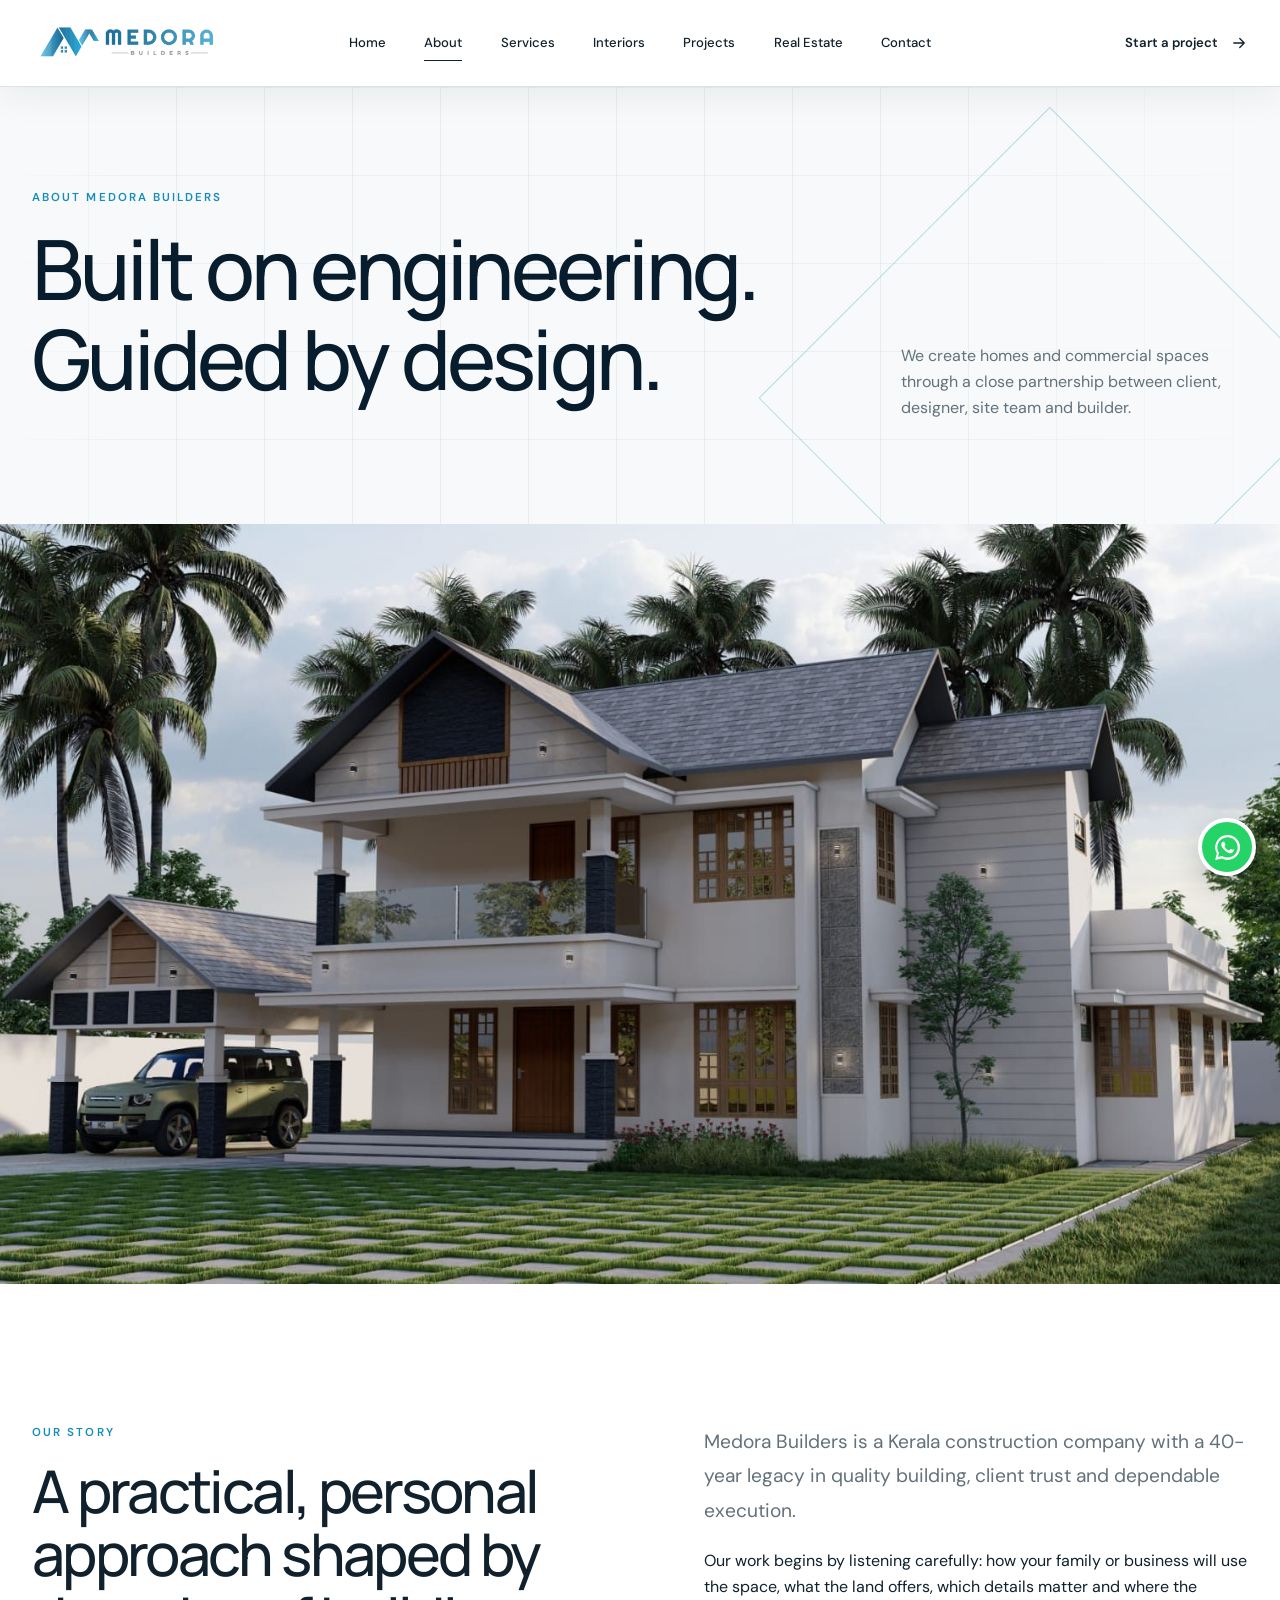
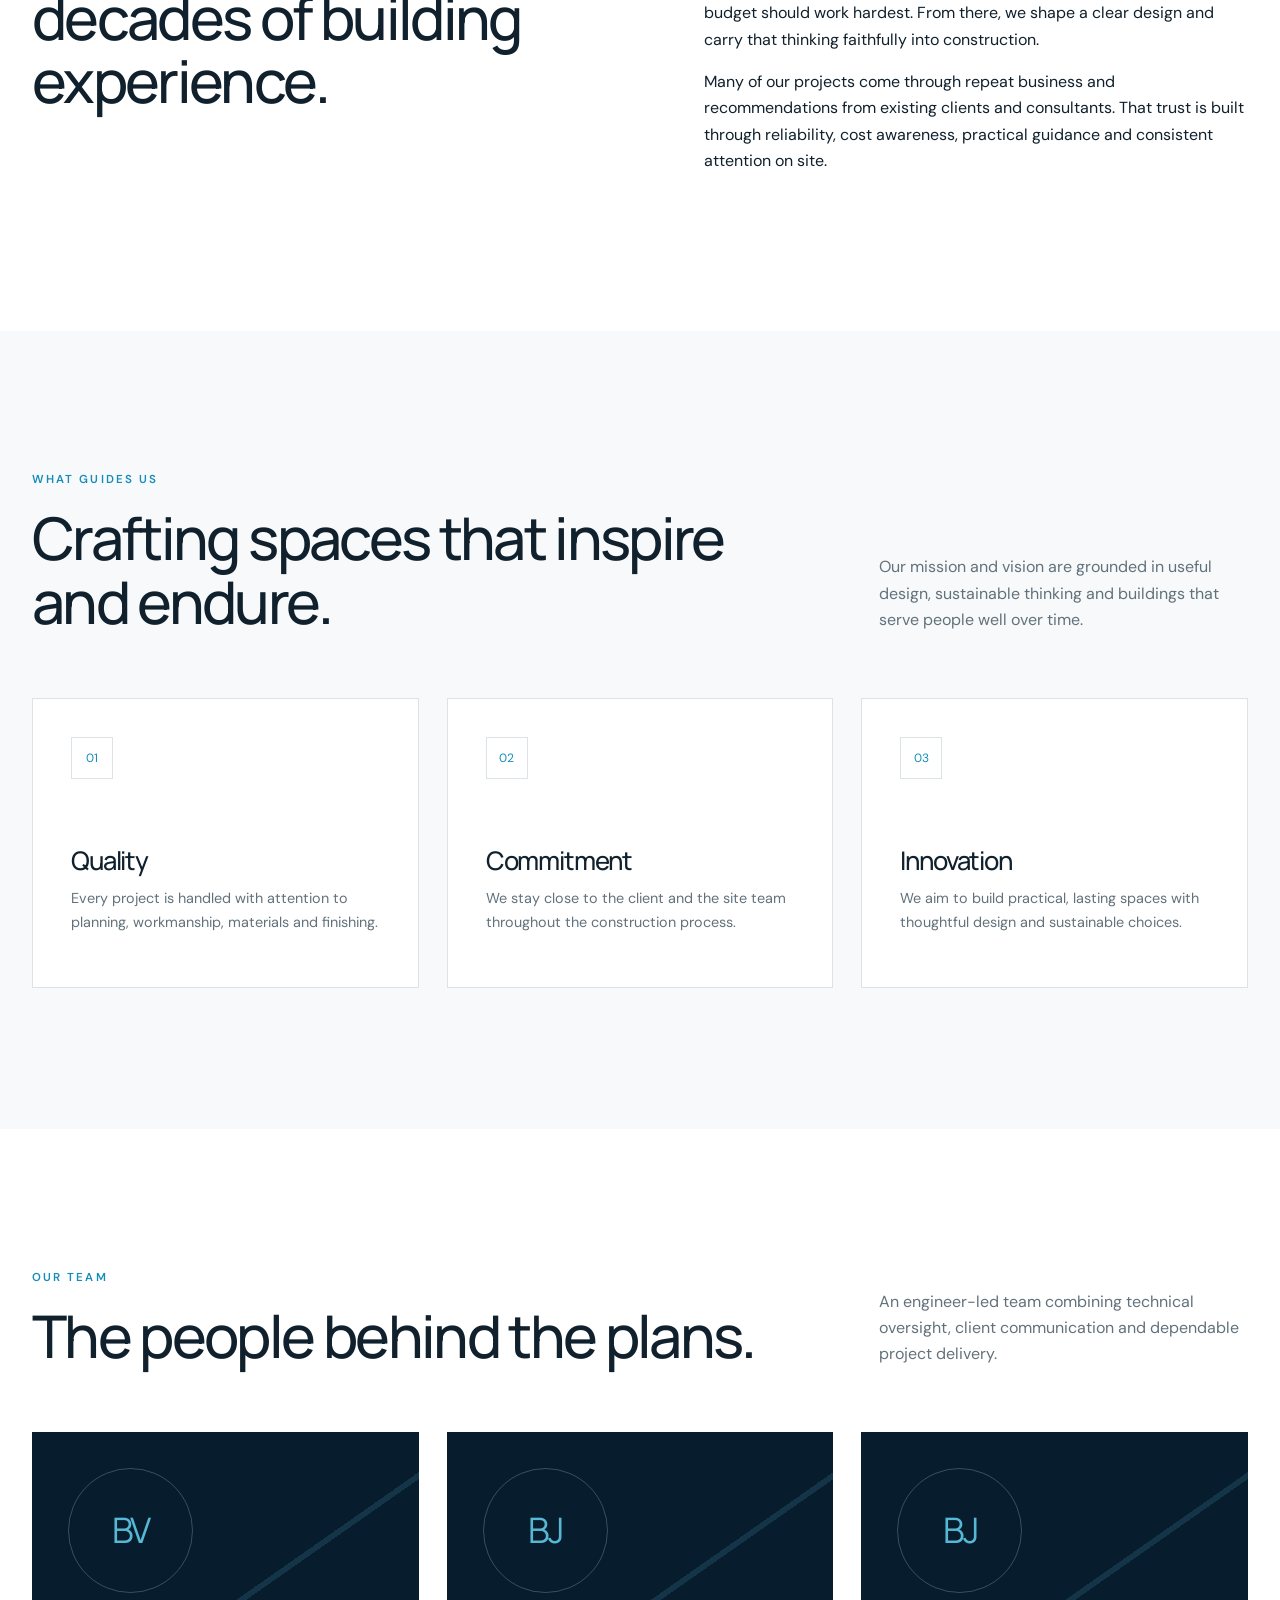
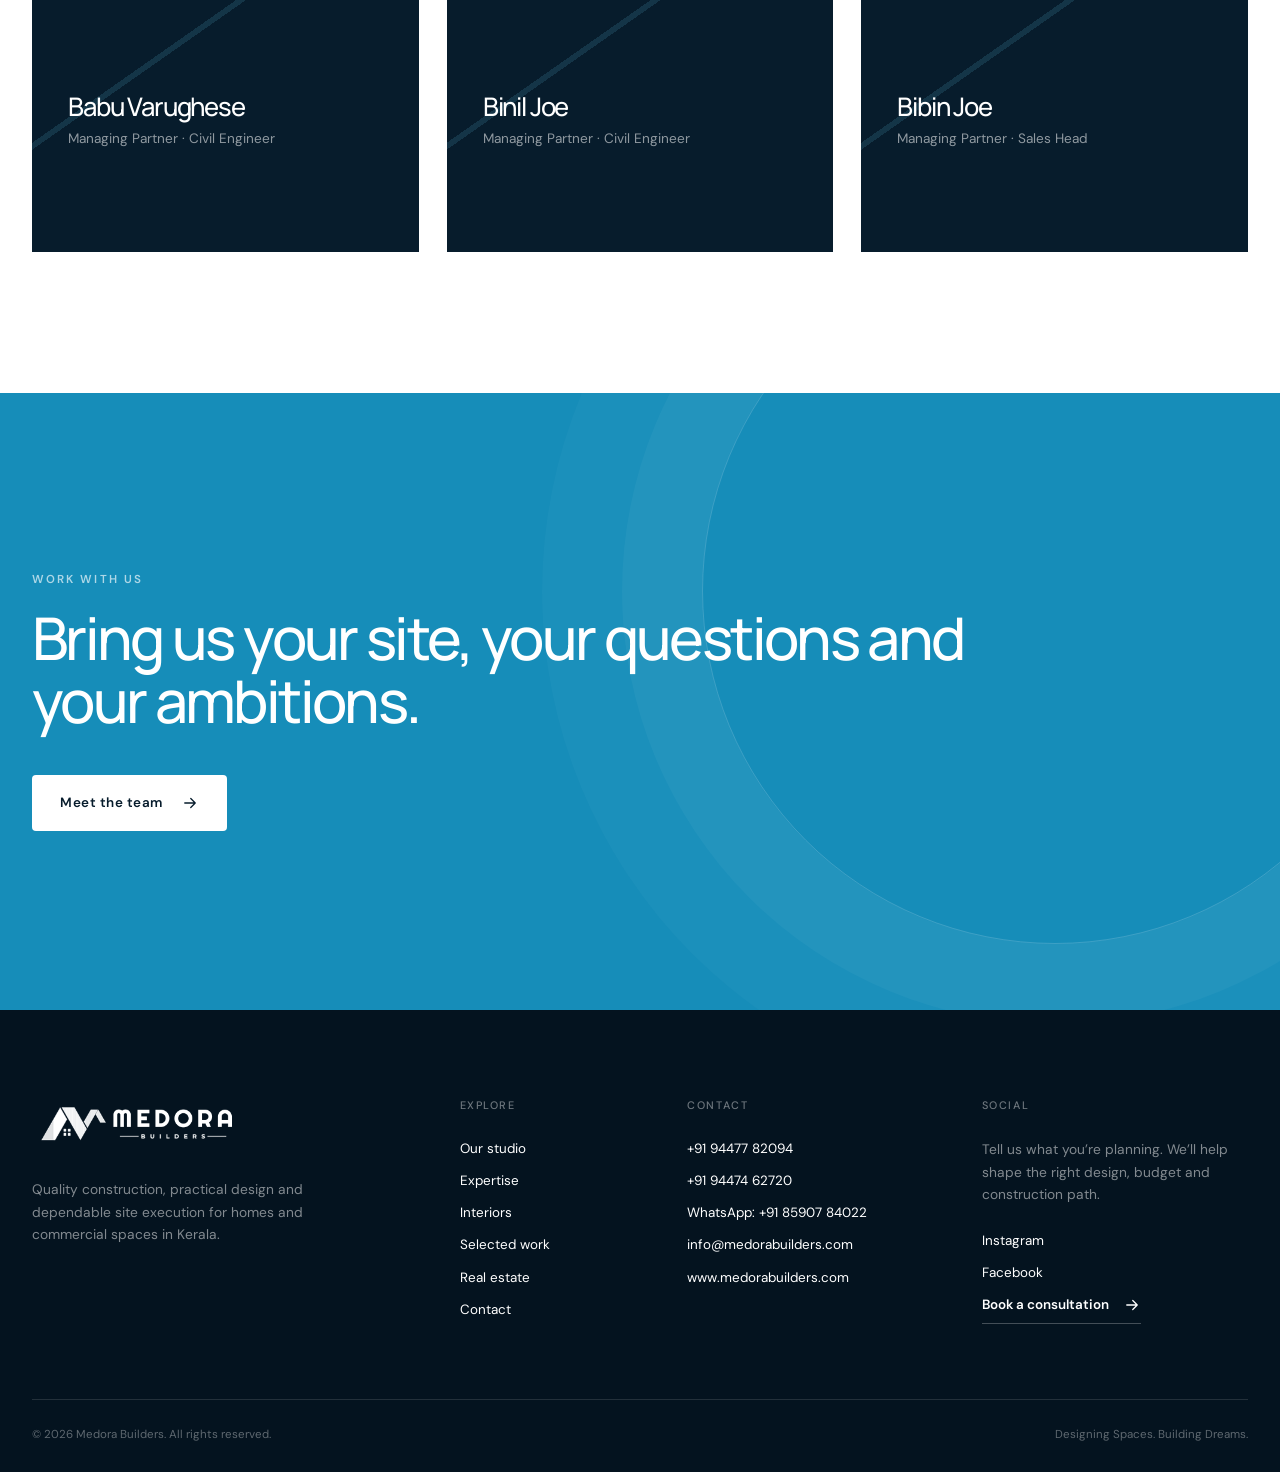
<file: about.html>
<!DOCTYPE html>
<html lang="en">
  <head>
    <meta charset="utf-8">
    <meta name="viewport" content="width=device-width, initial-scale=1">
    <title>About Medora Builders | Engineer-Led Building Studio</title>
    <meta name="description" content="Meet the civil engineers and project team behind Medora Builders, a Kerala architecture and construction studio.">
    <meta name="theme-color" content="#071c2c">
    <link rel="canonical" href="https://medorabuilders.com/about.html">
    <link rel="icon" href="assets/images/favicon.png" type="image/png">
    <link rel="stylesheet" href="assets/css/styles.css">
    <script src="assets/js/projects-data.js" defer></script>
    <script src="assets/js/app.js" defer></script>
  </head>
  <body class="inner-page" data-page="about">
    <div data-site-header></div>
    <main>
      <section class="page-hero">
        <div class="container page-hero-grid">
          <div>
            <p class="section-kicker">About Medora Builders</p>
            <h1>Built on engineering. Guided by design.</h1>
          </div>
          <p>We create homes and commercial spaces through a close partnership between client, designer, site team and builder.</p>
        </div>
      </section>

      <div class="wide-image">
        <img src="assets/images/medora-classic-villa-render.jpg" alt="Villa design by Medora Builders">
      </div>

      <section class="section">
        <div class="container story-grid">
          <div data-reveal>
            <p class="section-kicker">Our story</p>
            <h2>A practical, personal approach shaped by decades of building experience.</h2>
          </div>
          <div data-reveal>
            <p class="large-copy">Medora Builders is a Kerala construction company with a 40-year legacy in quality building, client trust and dependable execution.</p>
            <p>Our work begins by listening carefully: how your family or business will use the space, what the land offers, which details matter and where the budget should work hardest. From there, we shape a clear design and carry that thinking faithfully into construction.</p>
            <p>Many of our projects come through repeat business and recommendations from existing clients and consultants. That trust is built through reliability, cost awareness, practical guidance and consistent attention on site.</p>
          </div>
        </div>
      </section>

      <section class="section section-soft">
        <div class="container">
          <div class="section-heading inline-heading" data-reveal>
            <div><p class="section-kicker">What guides us</p><h2>Crafting spaces that inspire and endure.</h2></div>
            <p>Our mission and vision are grounded in useful design, sustainable thinking and buildings that serve people well over time.</p>
          </div>
          <div class="values-grid">
            <article class="value-card" data-reveal><span>01</span><h3>Quality</h3><p>Every project is handled with attention to planning, workmanship, materials and finishing.</p></article>
            <article class="value-card" data-reveal><span>02</span><h3>Commitment</h3><p>We stay close to the client and the site team throughout the construction process.</p></article>
            <article class="value-card" data-reveal><span>03</span><h3>Innovation</h3><p>We aim to build practical, lasting spaces with thoughtful design and sustainable choices.</p></article>
          </div>
        </div>
      </section>

      <section class="section">
        <div class="container">
          <div class="section-heading inline-heading" data-reveal>
            <div><p class="section-kicker">Our team</p><h2>The people behind the plans.</h2></div>
            <p>An engineer-led team combining technical oversight, client communication and dependable project delivery.</p>
          </div>
          <div class="team-grid">
            <article class="team-card" data-reveal><div class="team-monogram">BV</div><h3>Babu Varughese</h3><p>Managing Partner · Civil Engineer</p></article>
            <article class="team-card" data-reveal><div class="team-monogram">BJ</div><h3>Binil Joe</h3><p>Managing Partner · Civil Engineer</p></article>
            <article class="team-card" data-reveal><div class="team-monogram">BJ</div><h3>Bibin Joe</h3><p>Managing Partner · Sales Head</p></article>
          </div>
        </div>
      </section>

      <section class="contact-banner">
        <div class="container" data-reveal>
          <p class="section-kicker light">Work with us</p>
          <h2>Bring us your site, your questions and your ambitions.</h2>
          <a class="button button-light" href="contact.html">Meet the team
            <svg viewBox="0 0 24 24" aria-hidden="true"><path d="M5 12h14M13 6l6 6-6 6"/></svg>
          </a>
        </div>
      </section>
    </main>
    <div data-site-footer></div>
  </body>
</html>
</file>
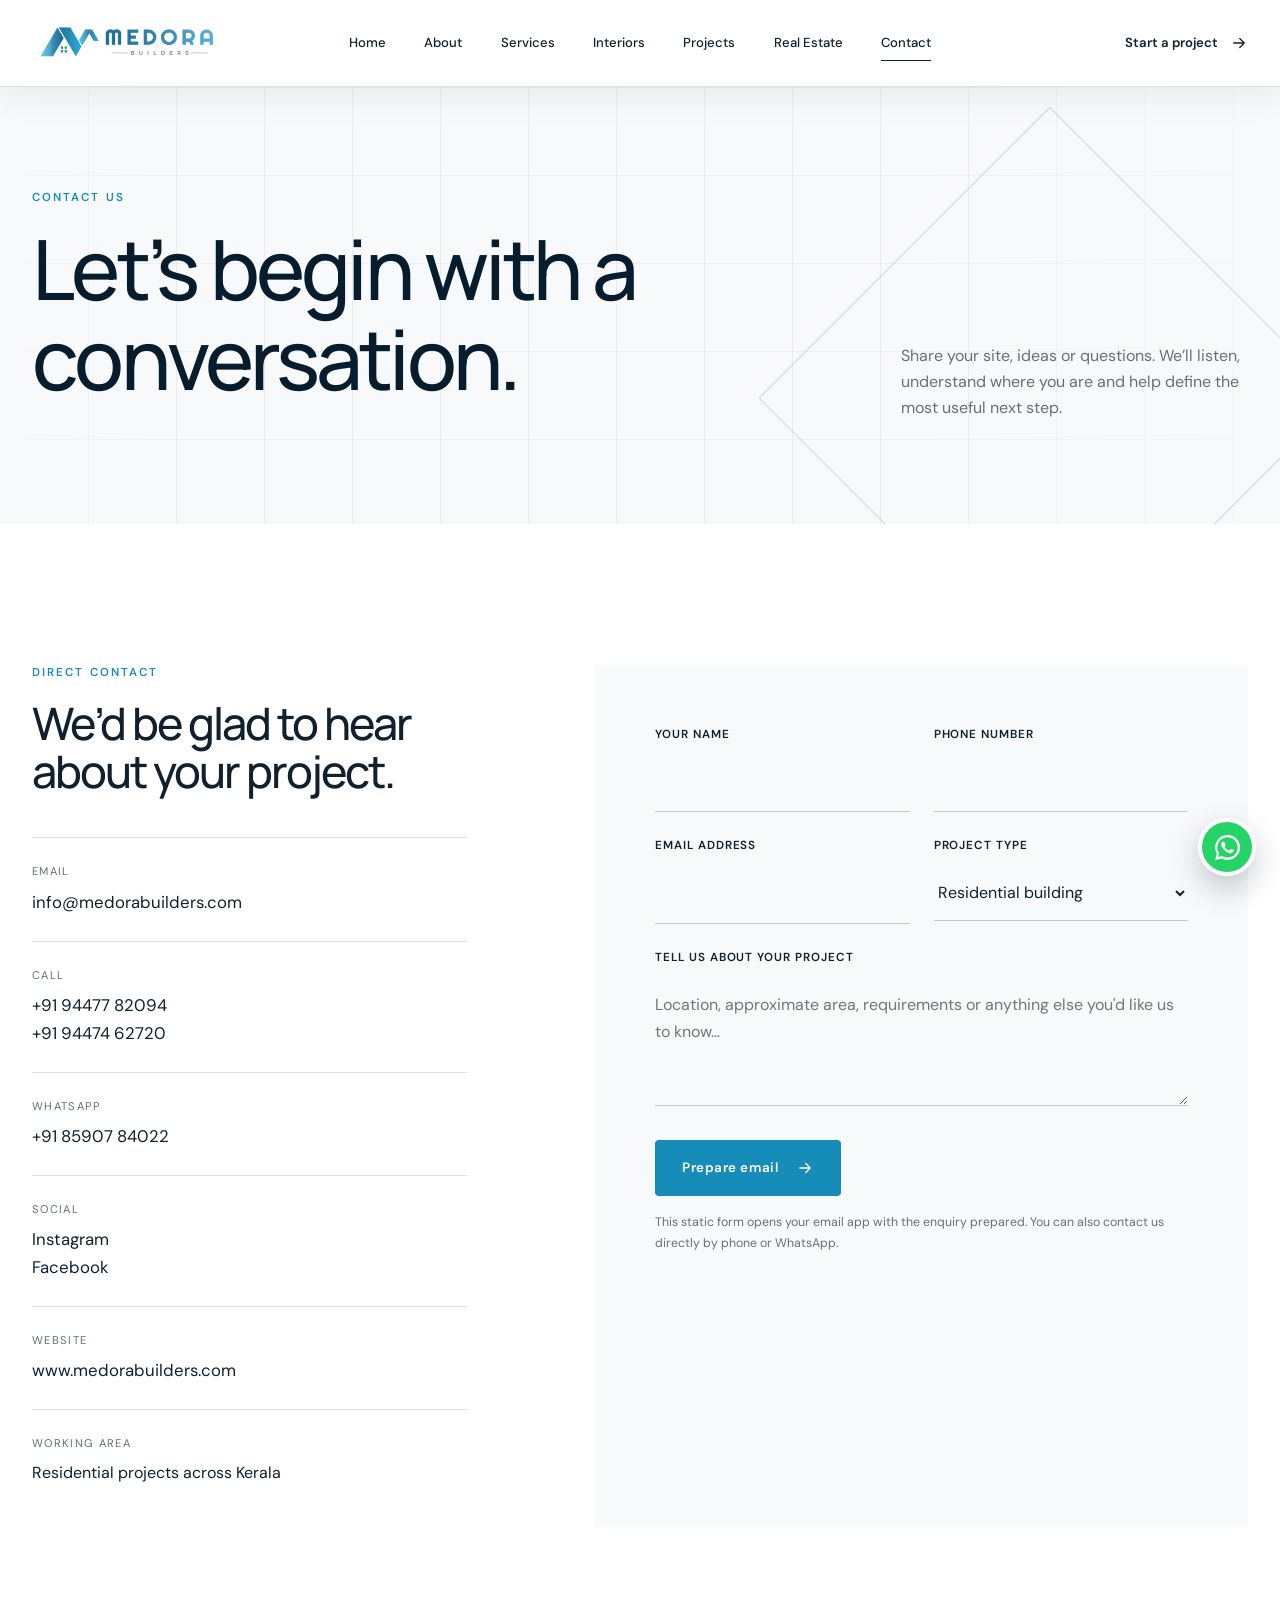
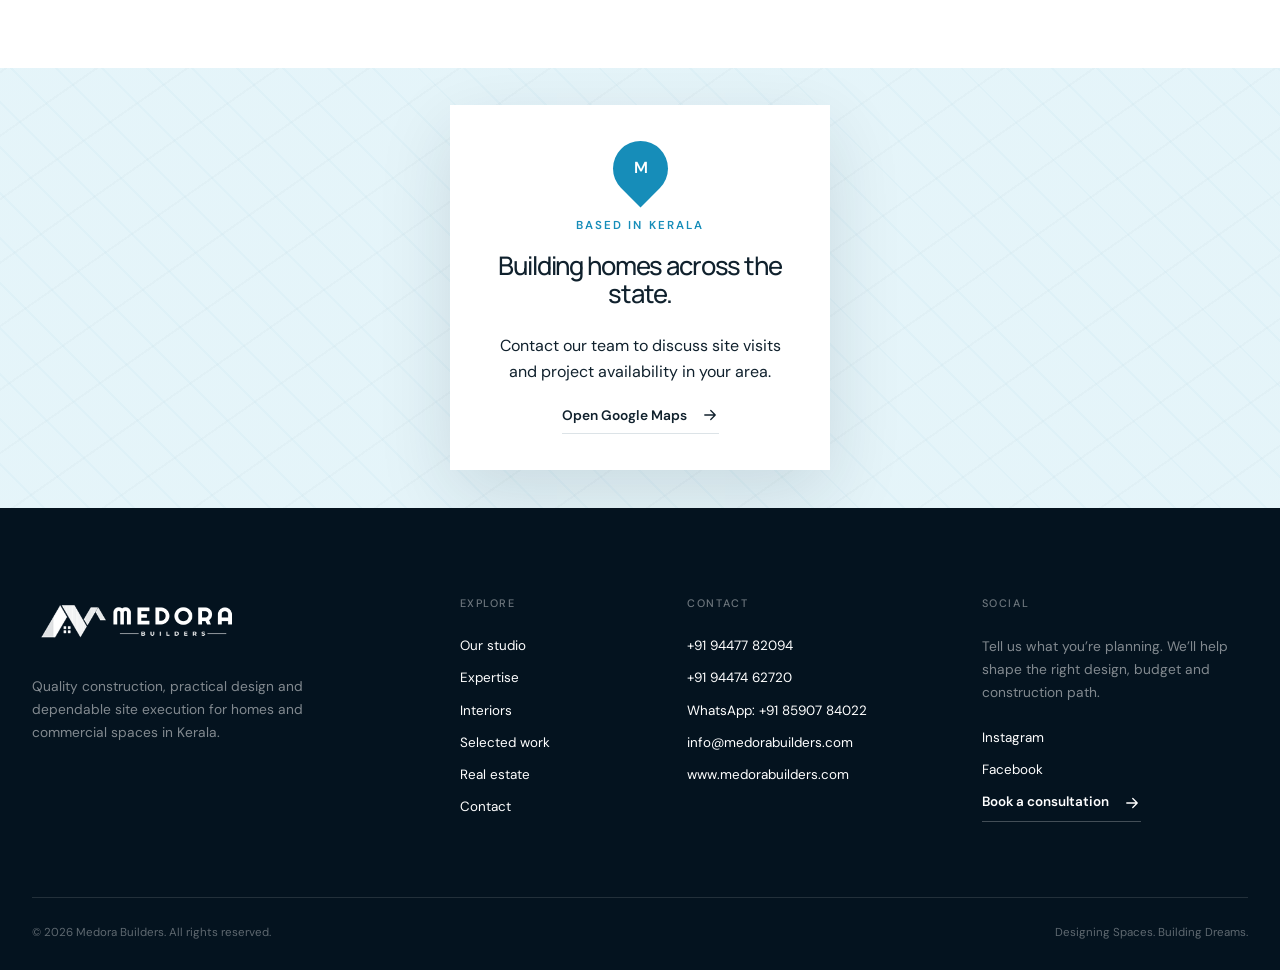
<file: contact.html>
<!DOCTYPE html>
<html lang="en">
  <head>
    <meta charset="utf-8">
    <meta name="viewport" content="width=device-width, initial-scale=1">
    <title>Contact Medora Builders | Start Your Project</title>
    <meta name="description" content="Contact Medora Builders to discuss architecture, construction, renovation or project management for your Kerala home.">
    <meta name="theme-color" content="#071c2c">
    <link rel="canonical" href="https://medorabuilders.com/contact.html">
    <link rel="icon" href="assets/images/favicon.png" type="image/png">
    <link rel="stylesheet" href="assets/css/styles.css">
    <script src="assets/js/projects-data.js" defer></script>
    <script src="assets/js/app.js" defer></script>
  </head>
  <body class="inner-page" data-page="contact">
    <div data-site-header></div>
    <main>
      <section class="page-hero">
        <div class="container page-hero-grid">
          <div><p class="section-kicker">Contact us</p><h1>Let’s begin with a conversation.</h1></div>
          <p>Share your site, ideas or questions. We’ll listen, understand where you are and help define the most useful next step.</p>
        </div>
      </section>

      <section class="section">
        <div class="container contact-layout">
          <div class="contact-details" data-reveal>
            <p class="section-kicker">Direct contact</p>
            <h2>We’d be glad to hear about your project.</h2>
            <div class="contact-group"><span>Email</span><a href="mailto:info@medorabuilders.com">info@medorabuilders.com</a></div>
            <div class="contact-group"><span>Call</span><a href="tel:+919447782094">+91&nbsp;94477&nbsp;82094</a><a href="tel:+919447462720">+91&nbsp;94474&nbsp;62720</a></div>
            <div class="contact-group"><span>WhatsApp</span><a href="https://wa.me/918590784022" target="_blank" rel="noopener">+91&nbsp;85907&nbsp;84022</a></div>
            <div class="contact-group"><span>Social</span><a href="https://www.instagram.com/medora_builders/" target="_blank" rel="noopener">Instagram</a><a href="https://www.facebook.com/Medora.Builders/" target="_blank" rel="noopener">Facebook</a></div>
            <div class="contact-group"><span>Website</span><a href="https://medorabuilders.com/" target="_blank" rel="noopener">www.medorabuilders.com</a></div>
            <div class="contact-group"><span>Working area</span><p>Residential projects across Kerala</p></div>
          </div>

          <form class="contact-form" data-contact-form data-reveal>
            <div class="form-grid">
              <div class="field"><label for="name">Your name</label><input id="name" name="name" type="text" autocomplete="name" required></div>
              <div class="field"><label for="phone">Phone number</label><input id="phone" name="phone" type="tel" autocomplete="tel" required></div>
              <div class="field"><label for="email">Email address</label><input id="email" name="email" type="email" autocomplete="email" required></div>
              <div class="field"><label for="project">Project type</label><select id="project" name="project"><option>Residential building</option><option>Commercial building</option><option>Turnkey project</option><option>Architectural drawings and design</option><option>Interior design and work</option><option>Real estate enquiry</option><option>Renovation or site work</option></select></div>
              <div class="field field-full"><label for="message">Tell us about your project</label><textarea id="message" name="message" placeholder="Location, approximate area, requirements or anything else you'd like us to know…" required></textarea></div>
            </div>
            <button class="button button-primary" type="submit">Prepare email
              <svg viewBox="0 0 24 24" aria-hidden="true"><path d="M5 12h14M13 6l6 6-6 6"/></svg>
            </button>
            <p class="form-note">This static form opens your email app with the enquiry prepared. You can also contact us directly by phone or WhatsApp.</p>
          </form>
        </div>
      </section>

      <section class="map-placeholder" aria-label="Service area map">
        <div class="map-card" data-reveal>
          <div class="map-pin"><span>M</span></div>
          <p class="section-kicker">Based in Kerala</p>
          <h3>Building homes across the state.</h3>
          <p>Contact our team to discuss site visits and project availability in your area.</p>
          <a class="text-link" href="https://maps.google.com/?q=Kerala%2C+India" target="_blank" rel="noopener">Open Google Maps
            <svg viewBox="0 0 24 24" aria-hidden="true"><path d="M5 12h14M13 6l6 6-6 6"/></svg>
          </a>
        </div>
      </section>
    </main>
    <div data-site-footer></div>
  </body>
</html>
</file>
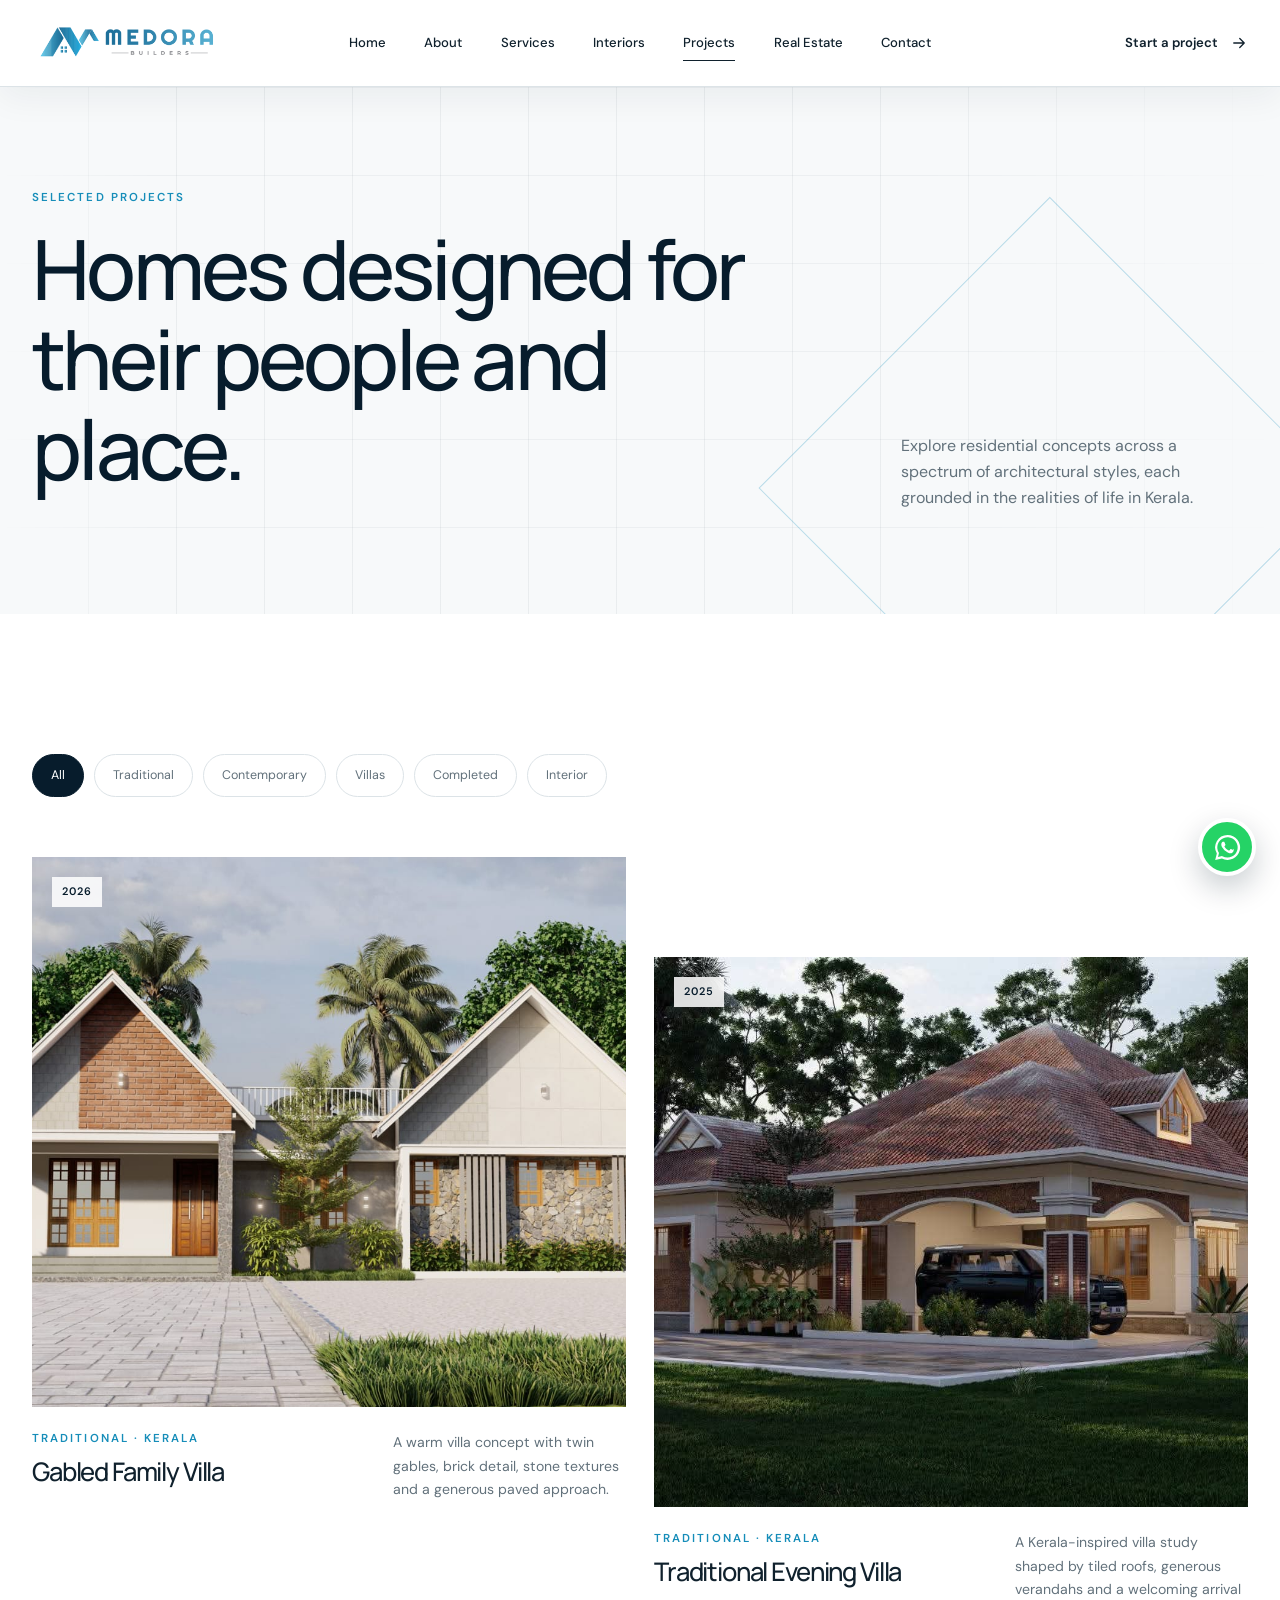
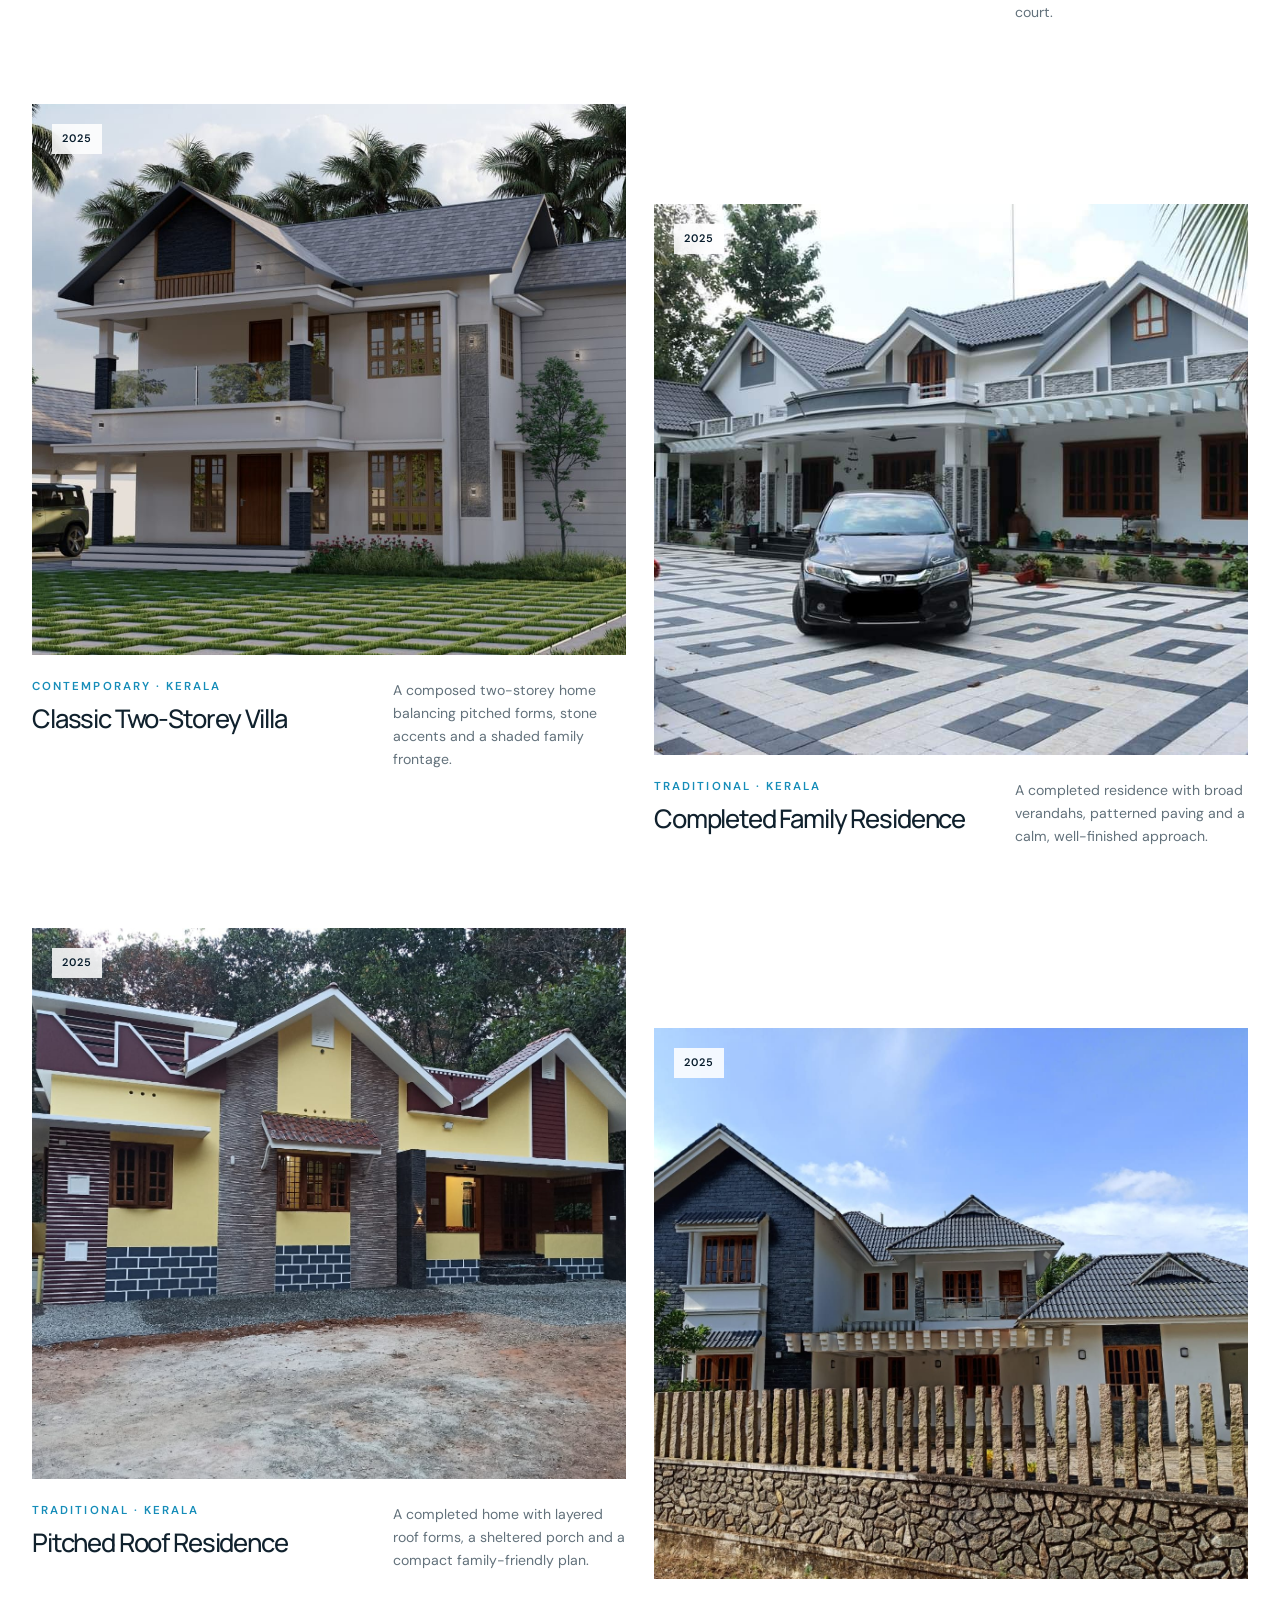
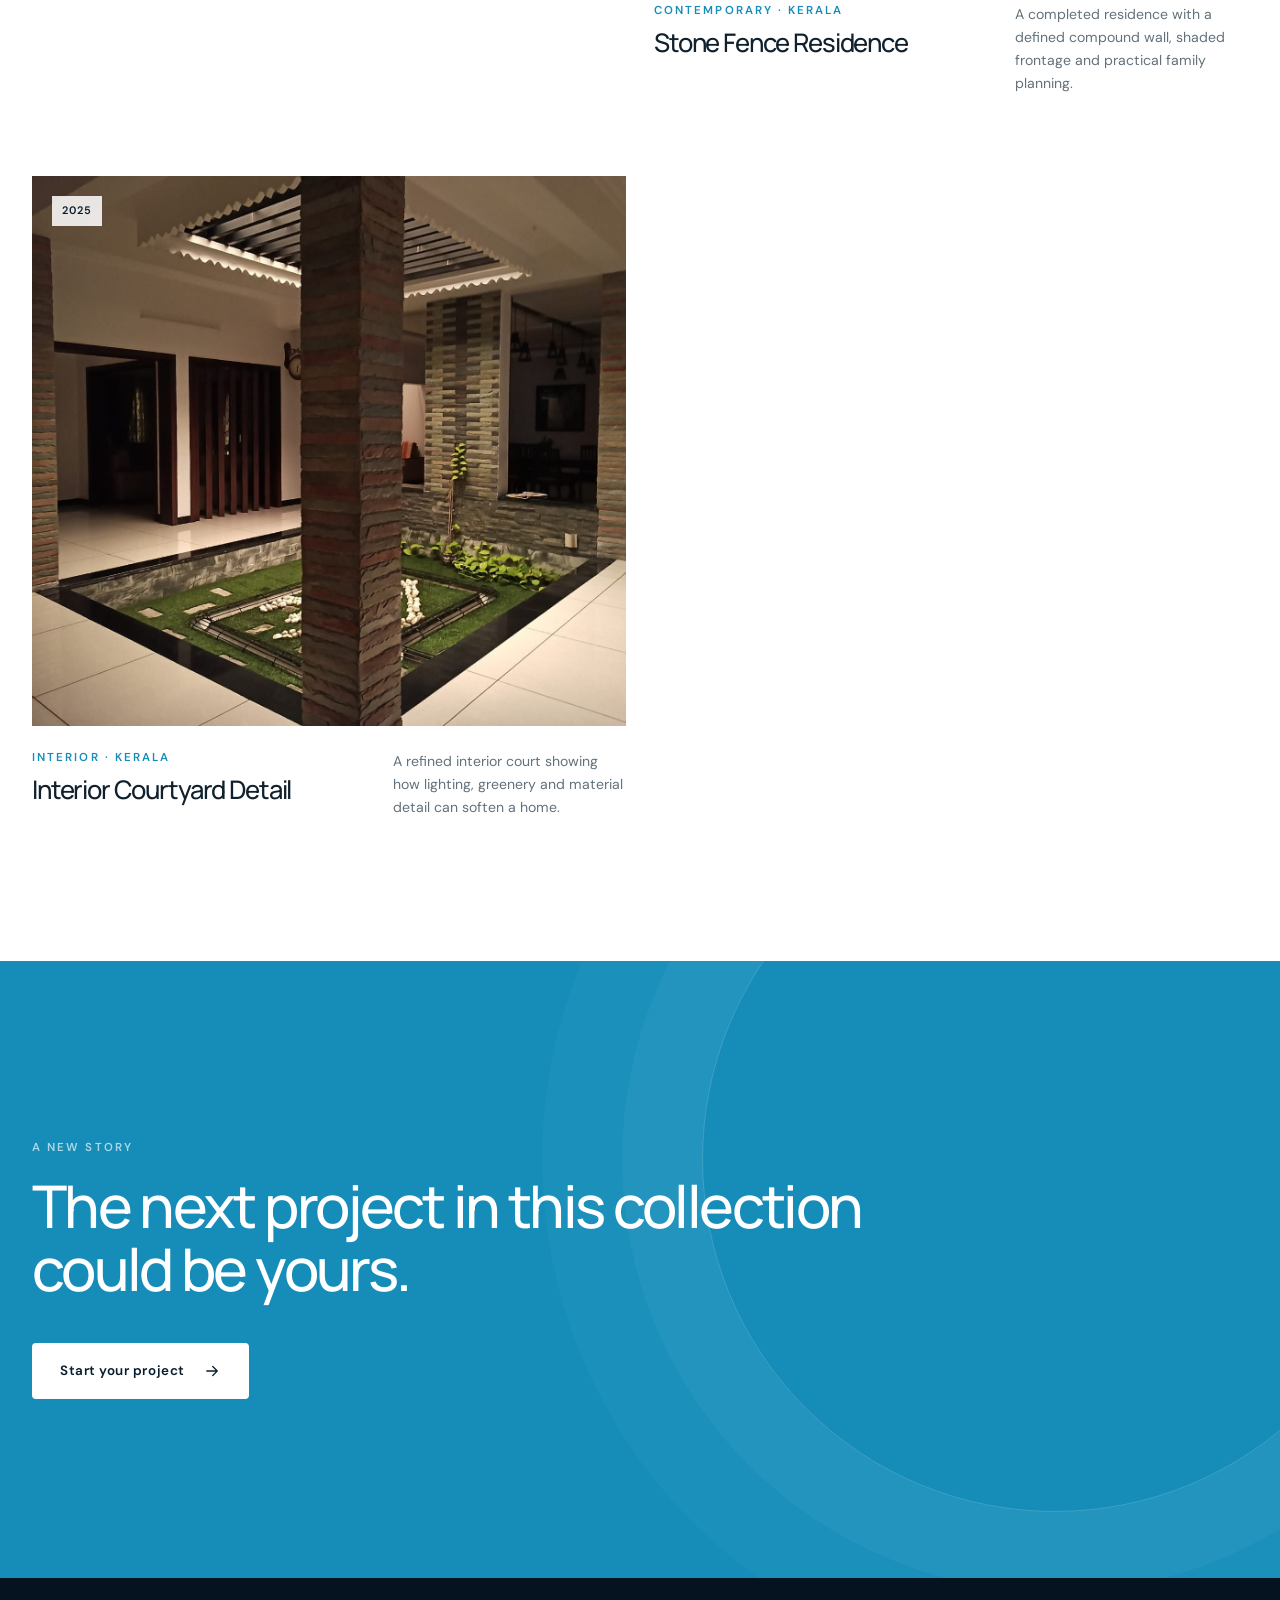
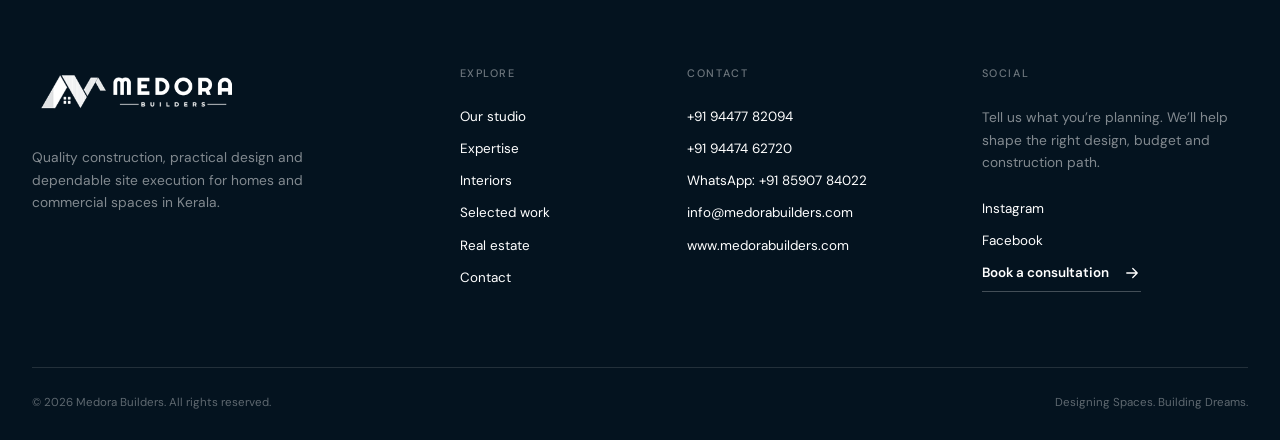
<file: projects.html>
<!DOCTYPE html>
<html lang="en">
  <head>
    <meta charset="utf-8">
    <meta name="viewport" content="width=device-width, initial-scale=1">
    <title>Residential Architecture Portfolio | Medora Builders</title>
    <meta name="description" content="Explore traditional, contemporary and modern homes designed by Medora Builders across Kerala.">
    <meta name="theme-color" content="#071c2c">
    <link rel="canonical" href="https://medorabuilders.com/projects.html">
    <link rel="icon" href="assets/images/favicon.png" type="image/png">
    <link rel="stylesheet" href="assets/css/styles.css">
    <script src="assets/js/projects-data.js" defer></script>
    <script src="assets/js/app.js" defer></script>
  </head>
  <body class="inner-page" data-page="projects">
    <div data-site-header></div>
    <main>
      <section class="page-hero">
        <div class="container page-hero-grid">
          <div><p class="section-kicker">Selected projects</p><h1>Homes designed for their people and place.</h1></div>
          <p>Explore residential concepts across a spectrum of architectural styles, each grounded in the realities of life in Kerala.</p>
        </div>
      </section>

      <section class="section">
        <div class="container">
          <div class="filters" role="group" aria-label="Filter projects">
            <button class="filter-button active" type="button" data-filter="All">All</button>
            <button class="filter-button" type="button" data-filter="Traditional">Traditional</button>
            <button class="filter-button" type="button" data-filter="Contemporary">Contemporary</button>
            <button class="filter-button" type="button" data-filter="Villas">Villas</button>
            <button class="filter-button" type="button" data-filter="Completed">Completed</button>
            <button class="filter-button" type="button" data-filter="Interior">Interior</button>
          </div>
          <div class="project-grid" data-project-grid></div>
        </div>
      </section>

      <section class="contact-banner">
        <div class="container" data-reveal>
          <p class="section-kicker light">A new story</p>
          <h2>The next project in this collection could be yours.</h2>
          <a class="button button-light" href="contact.html">Start your project
            <svg viewBox="0 0 24 24" aria-hidden="true"><path d="M5 12h14M13 6l6 6-6 6"/></svg>
          </a>
        </div>
      </section>
    </main>
    <div data-site-footer></div>
  </body>
</html>
</file>
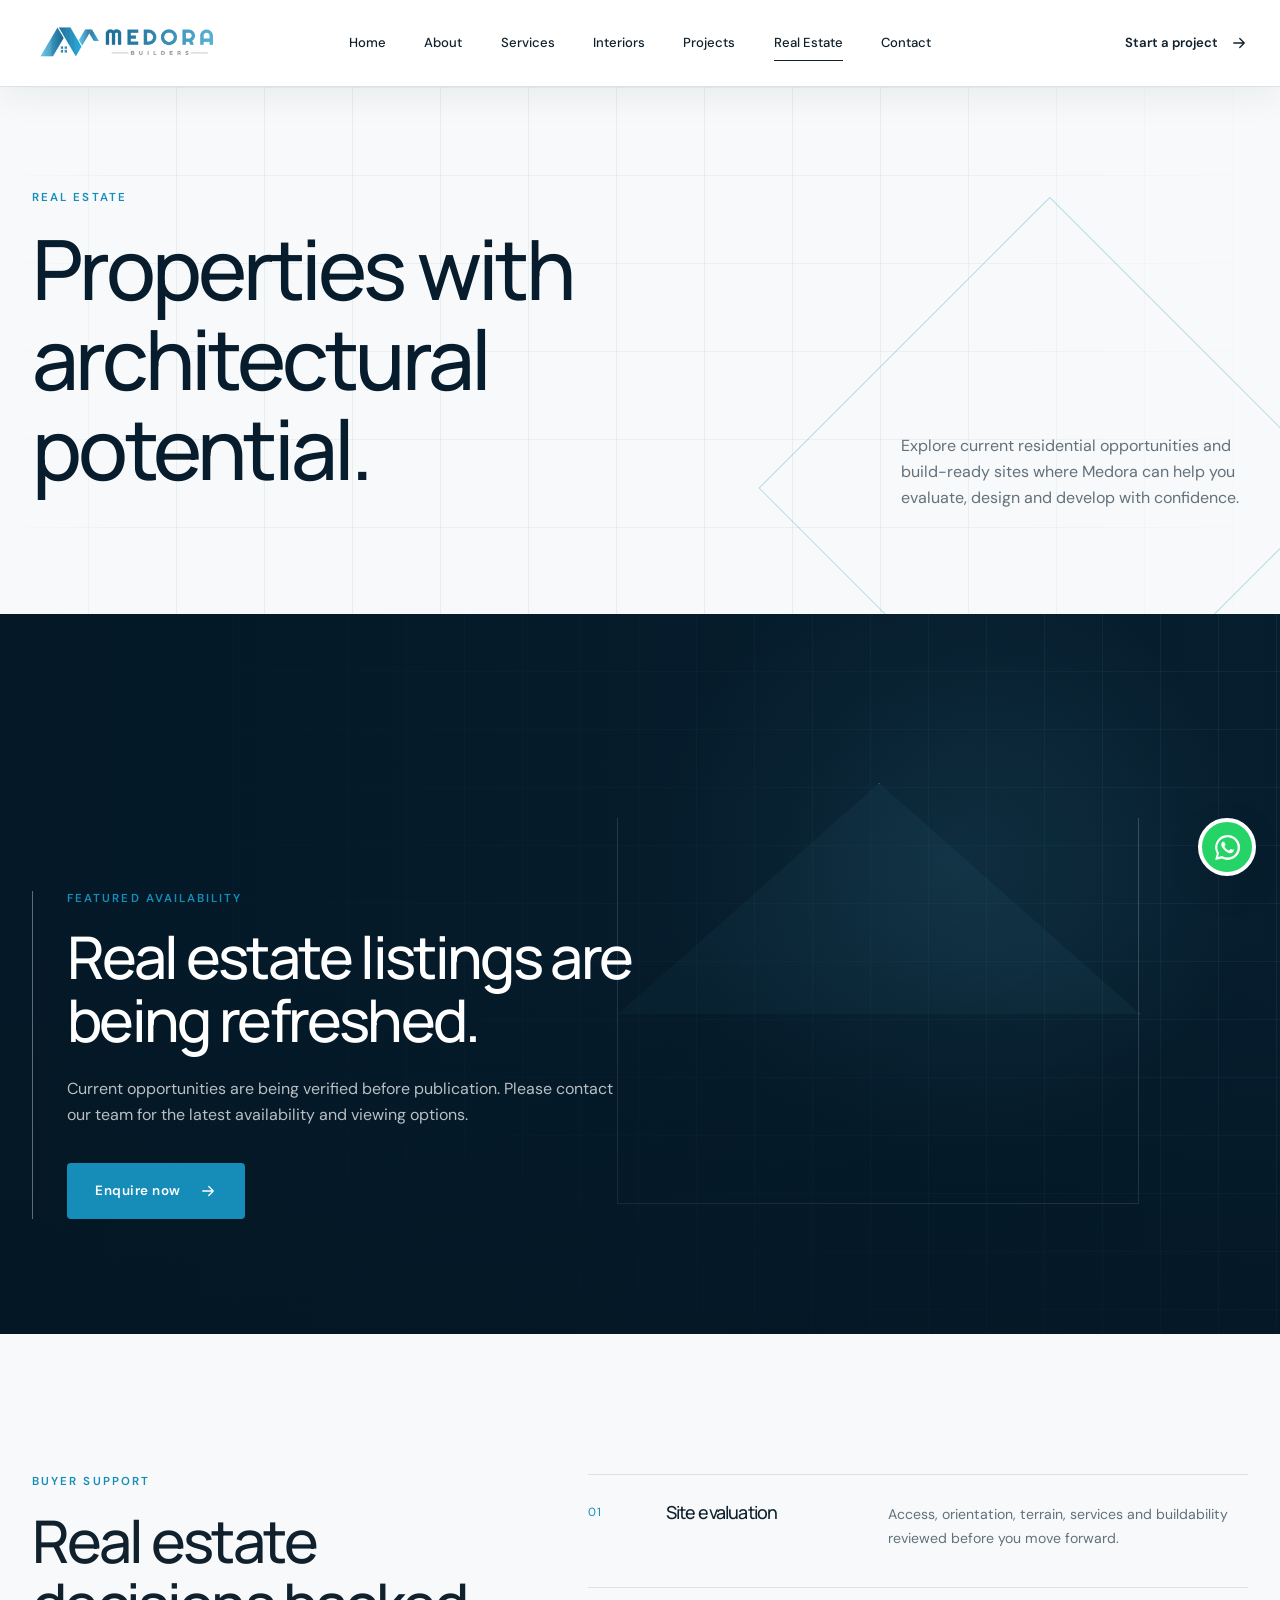
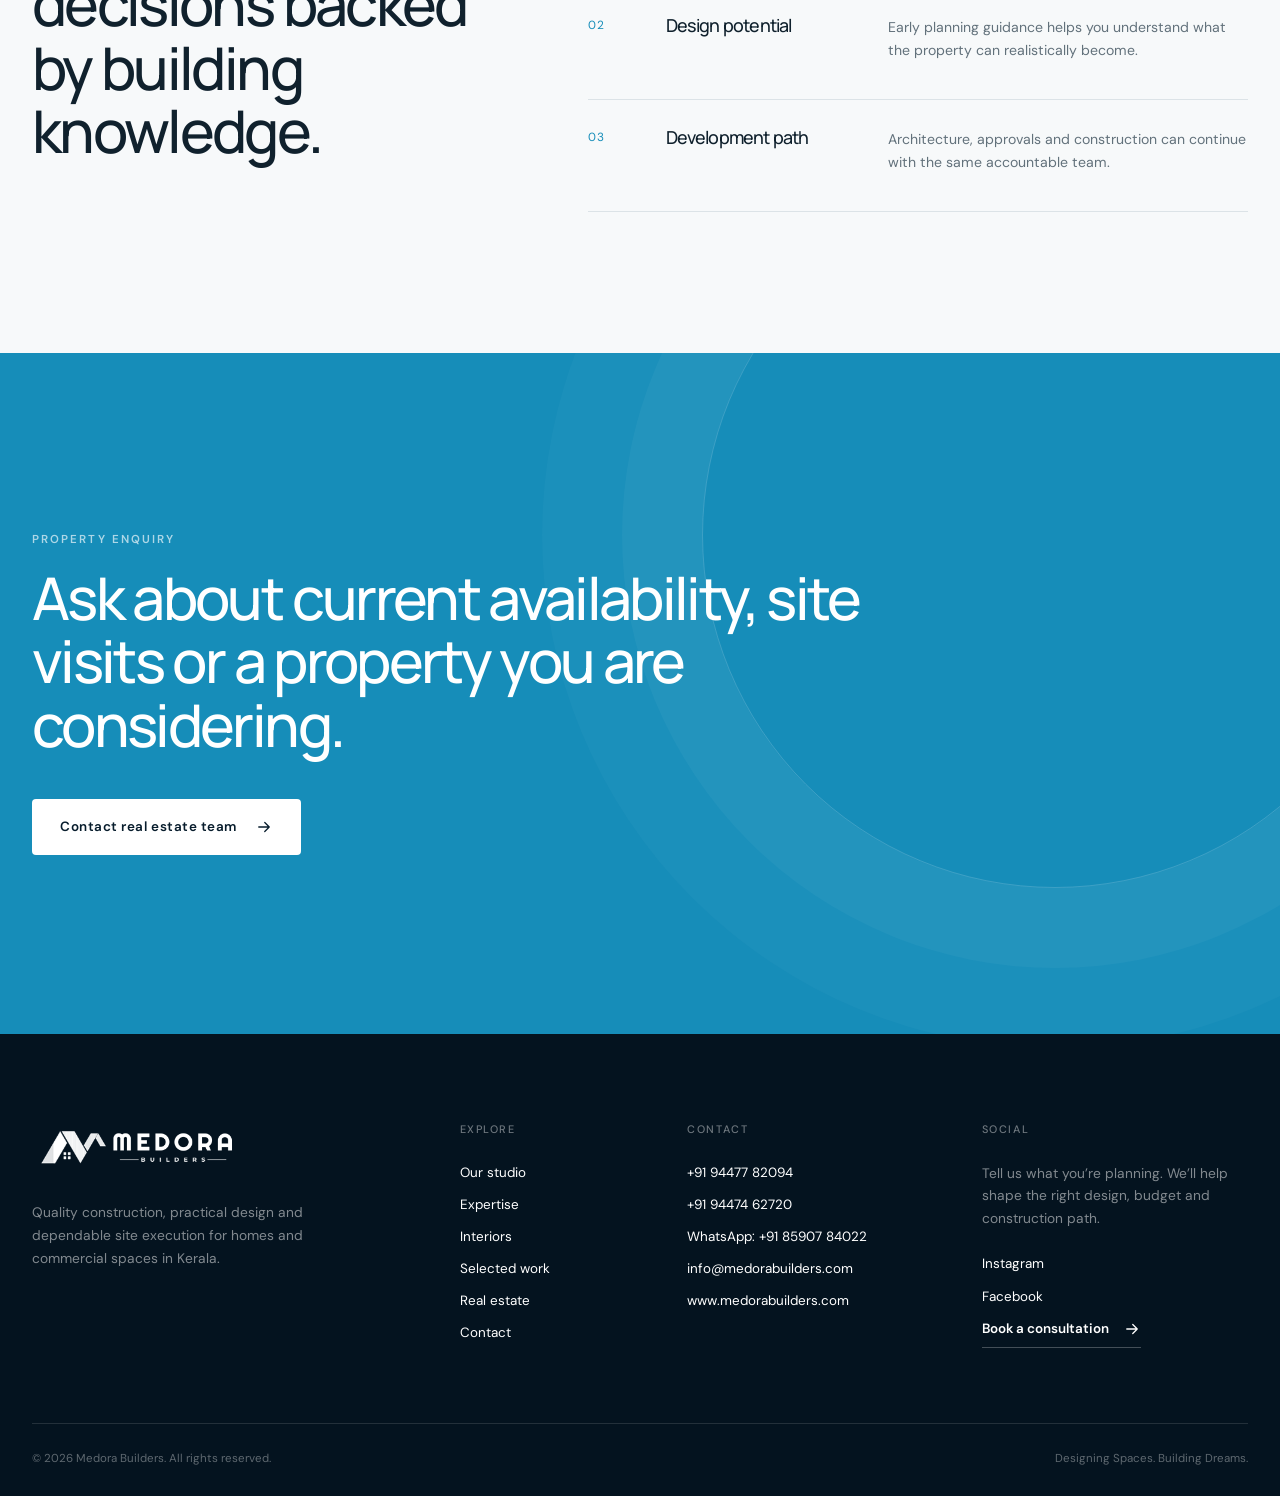
<file: real-estate.html>
<!DOCTYPE html>
<html lang="en">
  <head>
    <meta charset="utf-8">
    <meta name="viewport" content="width=device-width, initial-scale=1">
    <title>Real Estate Properties in Kerala | Medora Builders</title>
    <meta name="description" content="Explore current real estate opportunities, residential plots and villa-ready properties represented by Medora Builders in Kerala.">
    <meta name="theme-color" content="#071c2c">
    <link rel="canonical" href="https://medorabuilders.com/real-estate.html">
    <link rel="icon" href="assets/images/favicon.png" type="image/png">
    <link rel="stylesheet" href="assets/css/styles.css">
    <script src="assets/js/projects-data.js" defer></script>
    <script src="assets/js/real-estate-data.js" defer></script>
    <script src="assets/js/app.js" defer></script>
  </head>
  <body class="inner-page" data-page="real-estate">
    <div data-site-header></div>
    <main>
      <section class="page-hero property-hero">
        <div class="container page-hero-grid">
          <div>
            <p class="section-kicker">Real estate</p>
            <h1>Properties with architectural potential.</h1>
          </div>
          <p>Explore current residential opportunities and build-ready sites where Medora can help you evaluate, design and develop with confidence.</p>
        </div>
      </section>

      <section class="property-feature">
        <div class="property-feature-media property-feature-placeholder" aria-hidden="true"></div>
        <div class="container property-feature-content">
          <div class="property-feature-card" data-real-estate-feature data-reveal>
            <p class="section-kicker">Featured availability</p>
            <h2>Real estate listings are being refreshed.</h2>
            <p>Current opportunities are being verified before publication. Please contact our team for the latest availability and viewing options.</p>
            <a class="button button-primary" href="contact.html?project=Real%20estate%20enquiry">Enquire now
              <svg viewBox="0 0 24 24" aria-hidden="true"><path d="M5 12h14M13 6l6 6-6 6"/></svg>
            </a>
          </div>
        </div>
      </section>

      <section class="section" data-real-estate-listings-section hidden>
        <div class="container">
          <div class="section-heading inline-heading" data-reveal>
            <div>
              <p class="section-kicker">Current properties</p>
              <h2>Available for enquiry.</h2>
            </div>
            <p>Confirmed real estate opportunities will appear here as availability is published.</p>
          </div>

          <div class="property-grid" data-real-estate-grid></div>
        </div>
      </section>

      <section class="section section-soft">
        <div class="container real-estate-support">
          <div data-reveal>
            <p class="section-kicker">Buyer support</p>
            <h2>Real estate decisions backed by building knowledge.</h2>
          </div>
          <div class="support-list" data-reveal>
            <article><span>01</span><h3>Site evaluation</h3><p>Access, orientation, terrain, services and buildability reviewed before you move forward.</p></article>
            <article><span>02</span><h3>Design potential</h3><p>Early planning guidance helps you understand what the property can realistically become.</p></article>
            <article><span>03</span><h3>Development path</h3><p>Architecture, approvals and construction can continue with the same accountable team.</p></article>
          </div>
        </div>
      </section>

      <section class="contact-banner">
        <div class="container" data-reveal>
          <p class="section-kicker light">Property enquiry</p>
          <h2>Ask about current availability, site visits or a property you are considering.</h2>
          <a class="button button-light" href="contact.html?project=Real%20estate%20enquiry">Contact real estate team
            <svg viewBox="0 0 24 24" aria-hidden="true"><path d="M5 12h14M13 6l6 6-6 6"/></svg>
          </a>
        </div>
      </section>
    </main>
    <div data-site-footer></div>
  </body>
</html>
</file>
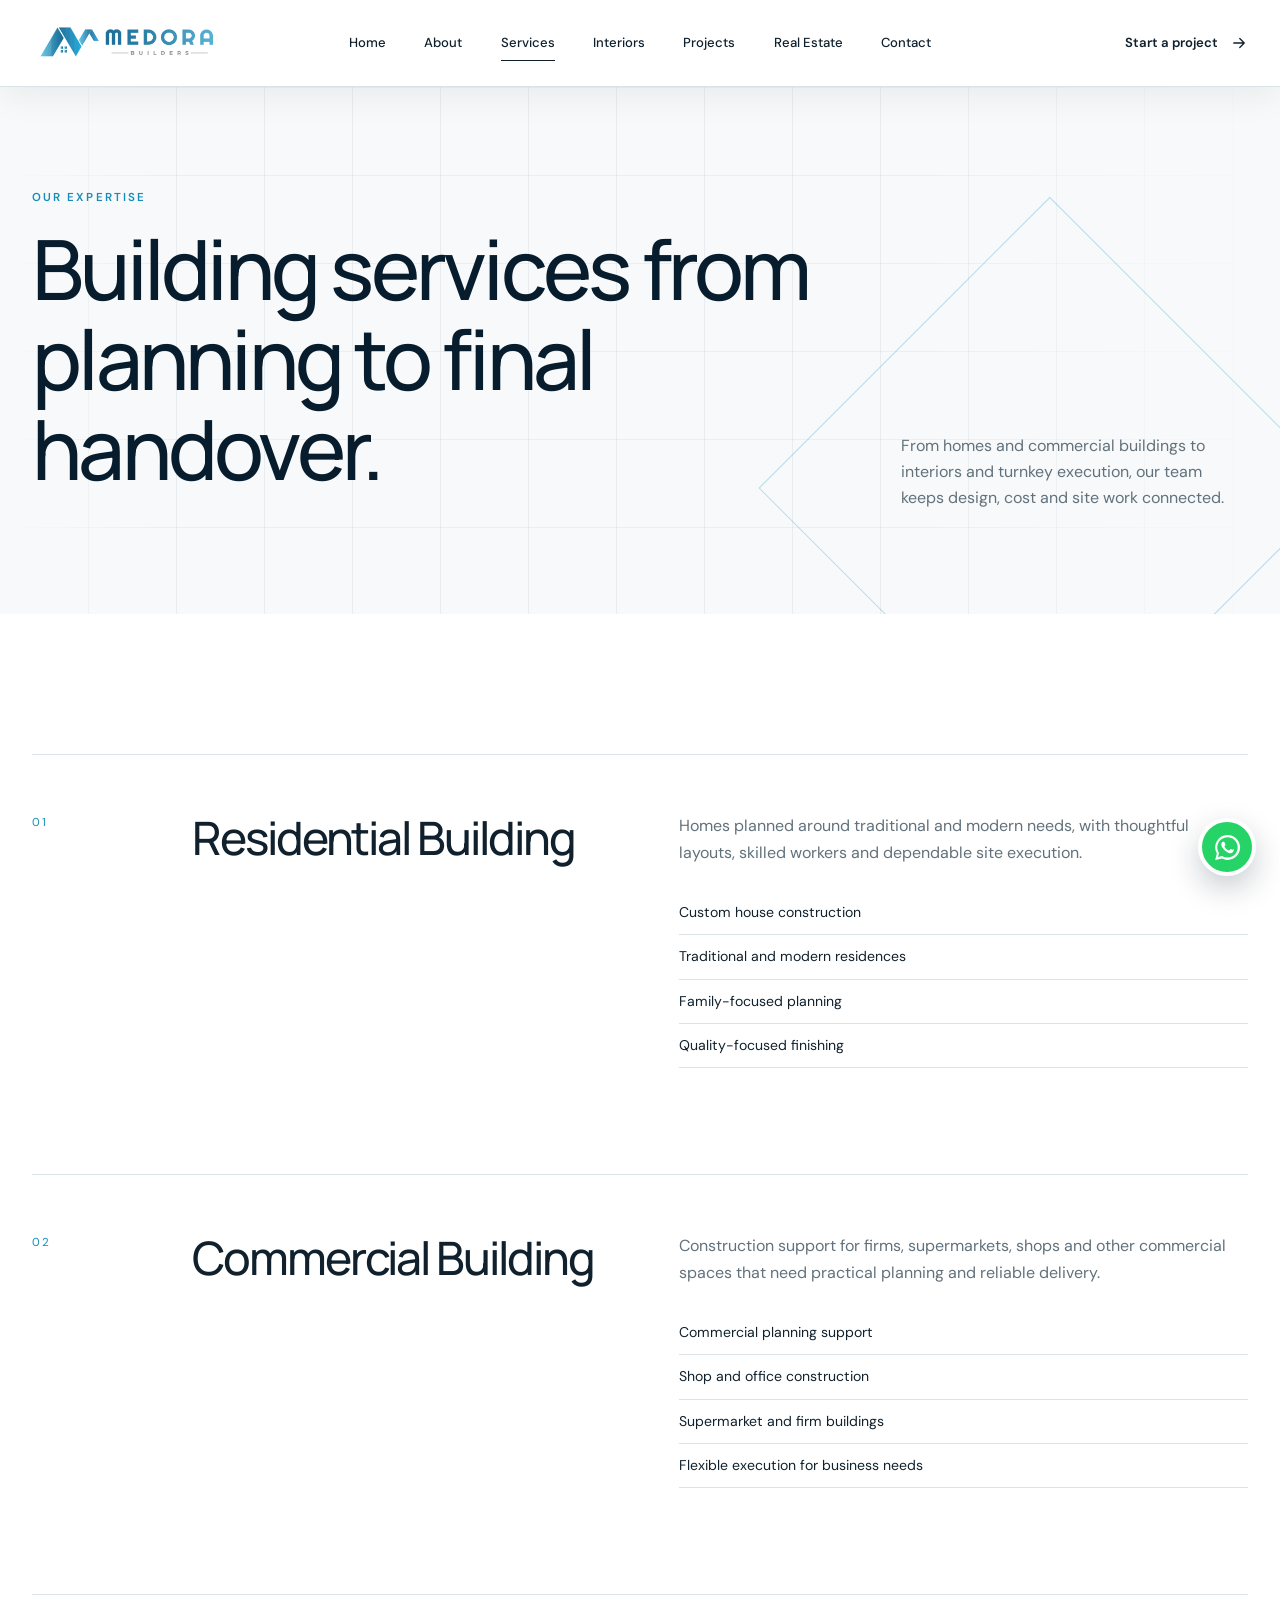
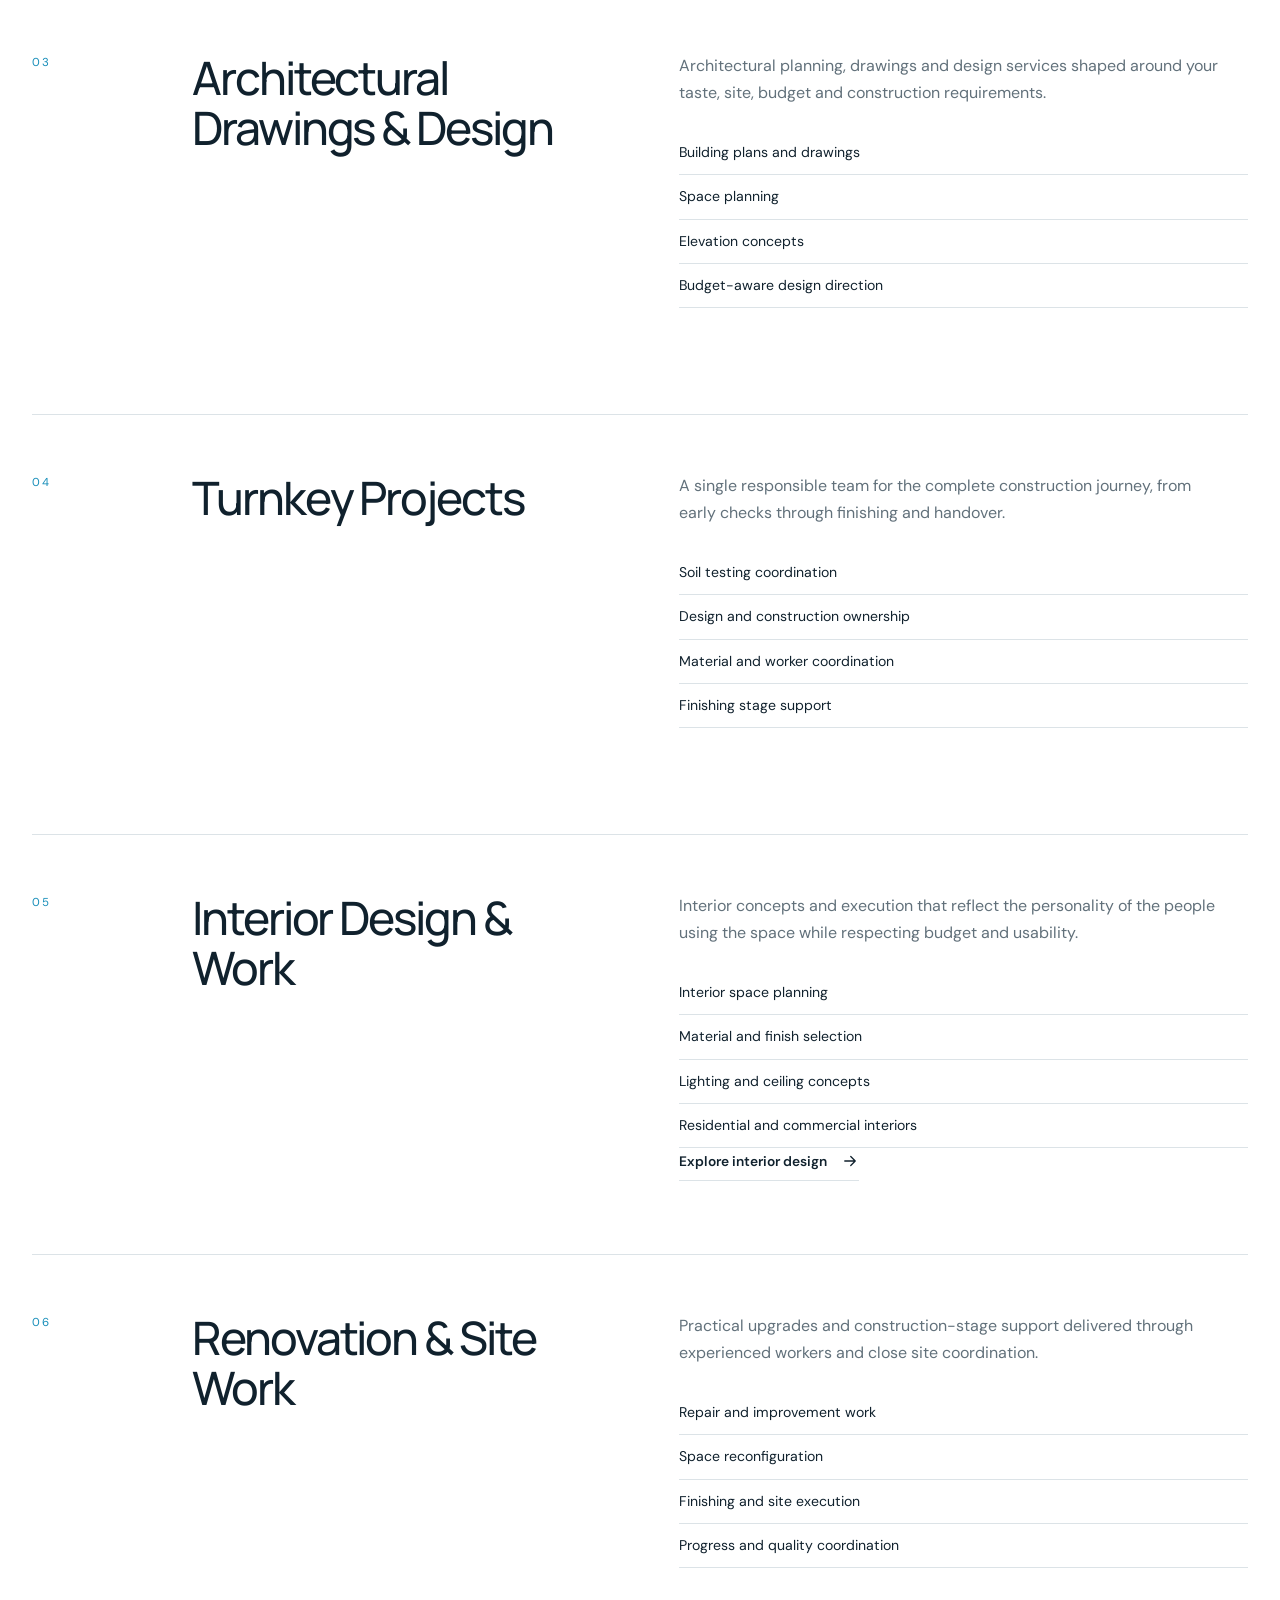
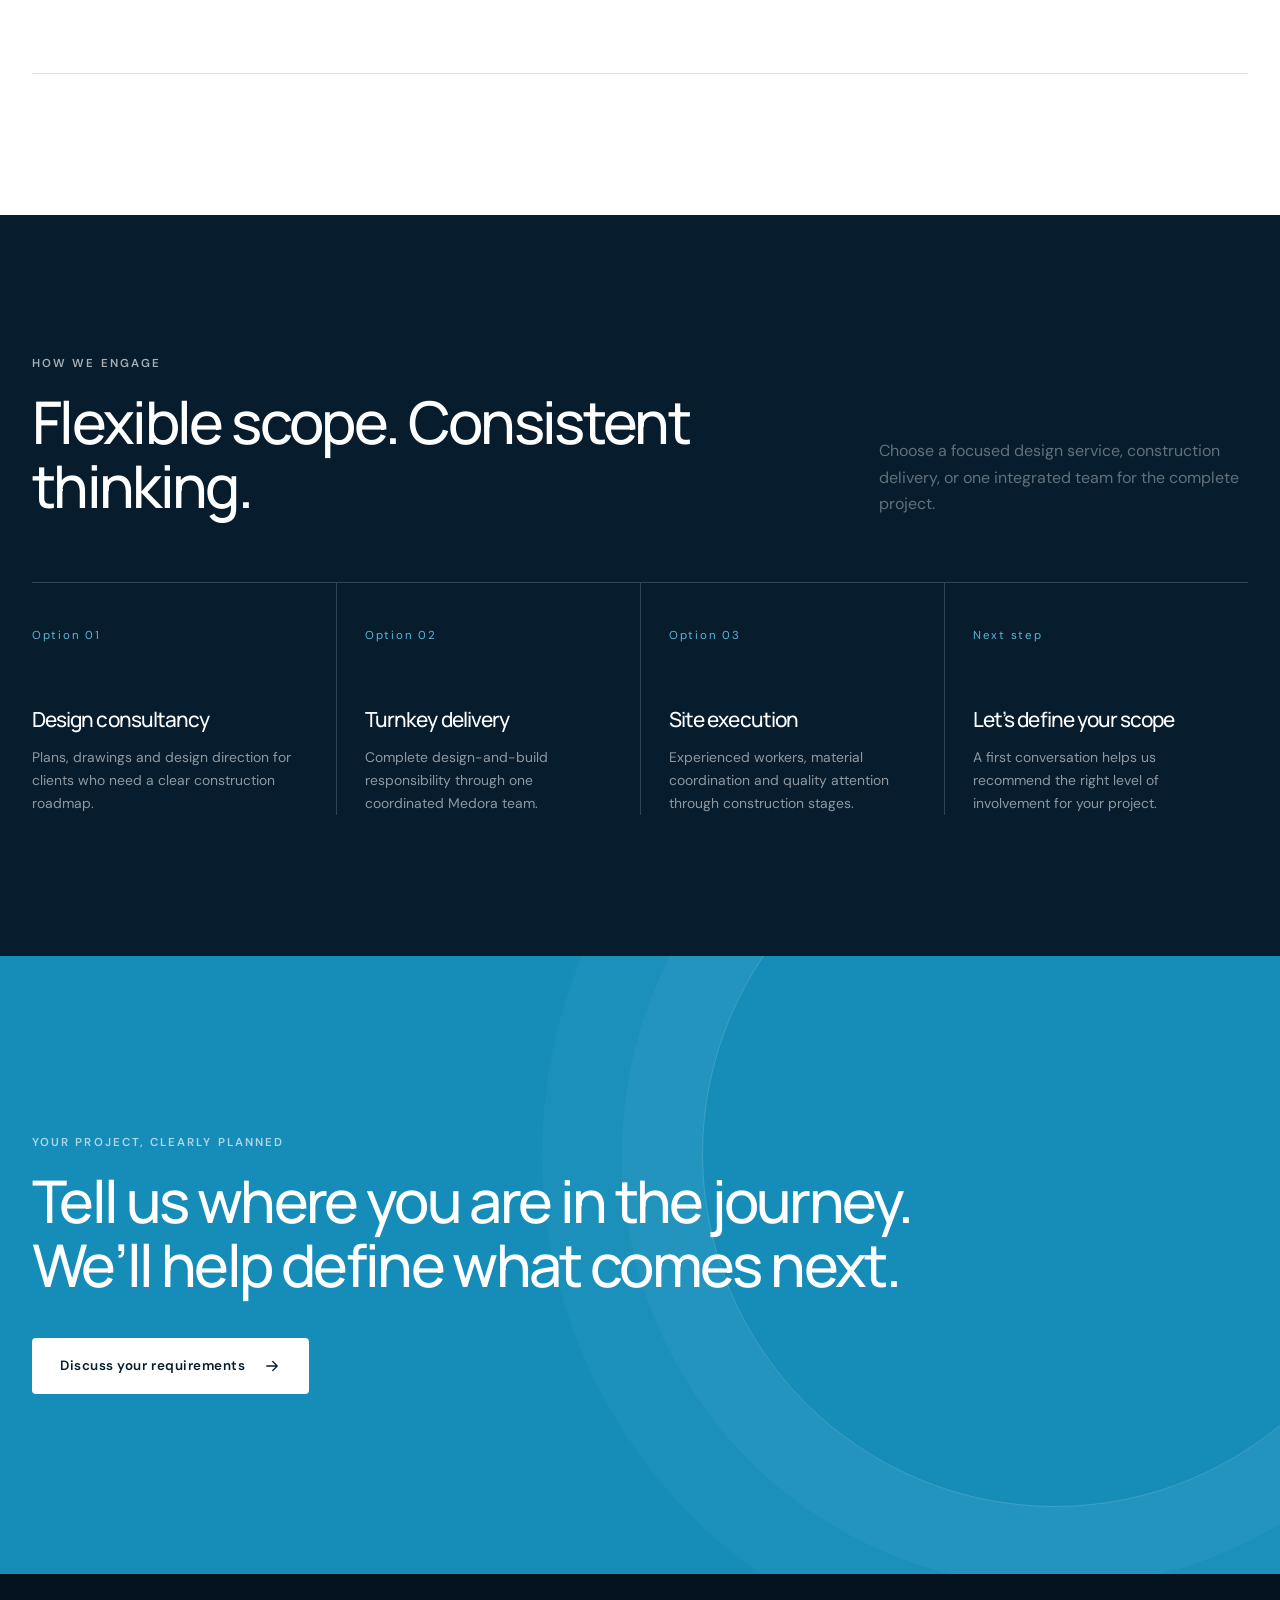
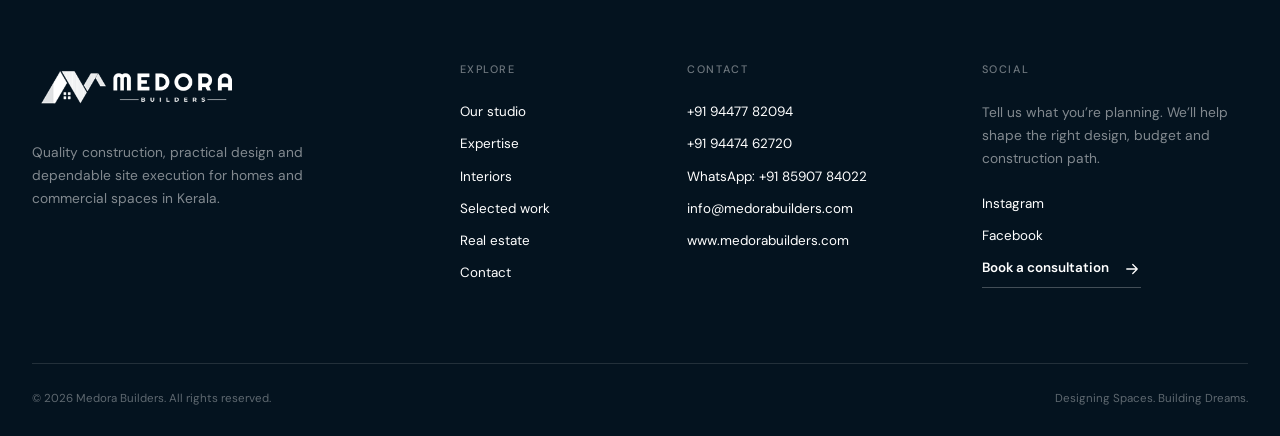
<file: services.html>
<!DOCTYPE html>
<html lang="en">
  <head>
    <meta charset="utf-8">
    <meta name="viewport" content="width=device-width, initial-scale=1">
    <title>Building &amp; Construction Services | Medora Builders</title>
    <meta name="description" content="Residential buildings, commercial buildings, architectural drawings, turnkey projects, interior design and renovation services in Kerala.">
    <meta name="theme-color" content="#071c2c">
    <link rel="canonical" href="https://medorabuilders.com/services.html">
    <link rel="icon" href="assets/images/favicon.png" type="image/png">
    <link rel="stylesheet" href="assets/css/styles.css">
    <script src="assets/js/projects-data.js" defer></script>
    <script src="assets/js/app.js" defer></script>
  </head>
  <body class="inner-page" data-page="services">
    <div data-site-header></div>
    <main>
      <section class="page-hero">
        <div class="container page-hero-grid">
          <div><p class="section-kicker">Our expertise</p><h1>Building services from planning to final handover.</h1></div>
          <p>From homes and commercial buildings to interiors and turnkey execution, our team keeps design, cost and site work connected.</p>
        </div>
      </section>

      <section class="section">
        <div class="container">
          <article class="service-detail" data-reveal><span>01</span><h2>Residential Building</h2><div><p>Homes planned around traditional and modern needs, with thoughtful layouts, skilled workers and dependable site execution.</p><ul><li>Custom house construction</li><li>Traditional and modern residences</li><li>Family-focused planning</li><li>Quality-focused finishing</li></ul></div></article>
          <article class="service-detail" data-reveal><span>02</span><h2>Commercial Building</h2><div><p>Construction support for firms, supermarkets, shops and other commercial spaces that need practical planning and reliable delivery.</p><ul><li>Commercial planning support</li><li>Shop and office construction</li><li>Supermarket and firm buildings</li><li>Flexible execution for business needs</li></ul></div></article>
          <article class="service-detail" data-reveal><span>03</span><h2>Architectural Drawings &amp; Design</h2><div><p>Architectural planning, drawings and design services shaped around your taste, site, budget and construction requirements.</p><ul><li>Building plans and drawings</li><li>Space planning</li><li>Elevation concepts</li><li>Budget-aware design direction</li></ul></div></article>
          <article class="service-detail" data-reveal><span>04</span><h2>Turnkey Projects</h2><div><p>A single responsible team for the complete construction journey, from early checks through finishing and handover.</p><ul><li>Soil testing coordination</li><li>Design and construction ownership</li><li>Material and worker coordination</li><li>Finishing stage support</li></ul></div></article>
          <article class="service-detail" data-reveal><span>05</span><h2>Interior Design &amp; Work</h2><div><p>Interior concepts and execution that reflect the personality of the people using the space while respecting budget and usability.</p><ul><li>Interior space planning</li><li>Material and finish selection</li><li>Lighting and ceiling concepts</li><li>Residential and commercial interiors</li></ul><a class="text-link" href="interior-design.html">Explore interior design
            <svg viewBox="0 0 24 24" aria-hidden="true"><path d="M5 12h14M13 6l6 6-6 6"/></svg>
          </a></div></article>
          <article class="service-detail" data-reveal><span>06</span><h2>Renovation &amp; Site Work</h2><div><p>Practical upgrades and construction-stage support delivered through experienced workers and close site coordination.</p><ul><li>Repair and improvement work</li><li>Space reconfiguration</li><li>Finishing and site execution</li><li>Progress and quality coordination</li></ul></div></article>
        </div>
      </section>

      <section class="section section-dark">
        <div class="container">
          <div class="section-heading inline-heading" data-reveal>
            <div><p class="section-kicker light">How we engage</p><h2>Flexible scope. Consistent thinking.</h2></div>
            <p>Choose a focused design service, construction delivery, or one integrated team for the complete project.</p>
          </div>
          <div class="process-list">
            <article class="process-item" data-reveal><span>Option 01</span><h3>Design consultancy</h3><p>Plans, drawings and design direction for clients who need a clear construction roadmap.</p></article>
            <article class="process-item" data-reveal><span>Option 02</span><h3>Turnkey delivery</h3><p>Complete design-and-build responsibility through one coordinated Medora team.</p></article>
            <article class="process-item" data-reveal><span>Option 03</span><h3>Site execution</h3><p>Experienced workers, material coordination and quality attention through construction stages.</p></article>
            <article class="process-item" data-reveal><span>Next step</span><h3>Let’s define your scope</h3><p>A first conversation helps us recommend the right level of involvement for your project.</p></article>
          </div>
        </div>
      </section>

      <section class="contact-banner">
        <div class="container" data-reveal>
          <p class="section-kicker light">Your project, clearly planned</p>
          <h2>Tell us where you are in the journey. We’ll help define what comes next.</h2>
          <a class="button button-light" href="contact.html">Discuss your requirements
            <svg viewBox="0 0 24 24" aria-hidden="true"><path d="M5 12h14M13 6l6 6-6 6"/></svg>
          </a>
        </div>
      </section>
    </main>
    <div data-site-footer></div>
  </body>
</html>
</file>
<file: assets/css/styles.css>
@import url("https://fonts.googleapis.com/css2?family=DM+Sans:wght@300;400;500;600&family=Manrope:wght@400;500;600&display=swap");

:root {
  --navy: #071c2c;
  --navy-2: #0b2a40;
  --blue: #168db9;
  --blue-soft: #dff2f8;
  --sky: #57b8d6;
  --ink: #10212d;
  --muted: #62717b;
  --line: #dce3e7;
  --paper: #f7f9fa;
  --white: #fff;
  --green: #25d366;
  --shadow: 0 24px 70px rgba(6, 30, 46, 0.12);
  --radius: 4px;
  --container: min(1240px, calc(100vw - 64px));
}

* {
  box-sizing: border-box;
}

html {
  scroll-behavior: smooth;
}

body {
  margin: 0;
  overflow-x: hidden;
  color: var(--ink);
  background: var(--white);
  font-family: "DM Sans", Arial, sans-serif;
  font-size: 16px;
  line-height: 1.65;
  -webkit-font-smoothing: antialiased;
}

body.menu-open,
body.lightbox-open {
  overflow: hidden;
}

img {
  display: block;
  max-width: 100%;
}

a {
  color: inherit;
  text-decoration: none;
}

button,
input,
textarea,
select {
  font: inherit;
}

button {
  color: inherit;
}

h1,
h2,
h3,
p {
  margin-top: 0;
}

h1,
h2,
h3 {
  font-family: "Manrope", Arial, sans-serif;
  font-weight: 500;
  letter-spacing: -0.045em;
  line-height: 1.08;
}

h1 {
  font-size: clamp(3.3rem, 7.2vw, 7.4rem);
}

h2 {
  font-size: clamp(2.25rem, 4.6vw, 4.6rem);
}

h3 {
  font-size: clamp(1.25rem, 2vw, 1.7rem);
}

.container {
  width: var(--container);
  margin-inline: auto;
}

.section {
  padding: clamp(90px, 11vw, 150px) 0;
}

.section-soft {
  background: var(--paper);
}

.section-dark {
  color: var(--white);
  background: var(--navy);
}

.section-kicker,
.eyebrow {
  margin-bottom: 18px;
  color: var(--blue);
  font-size: 0.72rem;
  font-weight: 600;
  letter-spacing: 0.18em;
  line-height: 1.4;
  text-transform: uppercase;
}

.eyebrow {
  margin-bottom: 10px;
}

.light {
  color: rgba(255, 255, 255, 0.65);
}

.large-copy {
  color: var(--muted);
  font-size: clamp(1.08rem, 1.5vw, 1.3rem);
  line-height: 1.8;
}

.button {
  display: inline-flex;
  min-height: 56px;
  align-items: center;
  justify-content: center;
  gap: 18px;
  padding: 0 27px;
  border: 1px solid transparent;
  border-radius: var(--radius);
  font-size: 0.84rem;
  font-weight: 600;
  letter-spacing: 0.04em;
  transition: 0.3s ease;
}

.button svg,
.nav-cta svg,
.text-link svg,
.project-arrow svg {
  width: 18px;
  fill: none;
  stroke: currentColor;
  stroke-linecap: round;
  stroke-linejoin: round;
  stroke-width: 1.7;
  transition: transform 0.3s ease;
}

.button:hover svg,
.nav-cta:hover svg,
.text-link:hover svg {
  transform: translateX(5px);
}

.button-primary {
  color: var(--white);
  background: var(--blue);
}

.button-primary:hover {
  background: #0f7da5;
  transform: translateY(-2px);
}

.button-outline {
  border-color: rgba(255, 255, 255, 0.45);
  color: var(--white);
  background: rgba(255, 255, 255, 0.04);
  backdrop-filter: blur(8px);
}

.button-outline:hover {
  border-color: var(--white);
  background: rgba(255, 255, 255, 0.1);
}

.button-light {
  color: var(--navy);
  background: var(--white);
}

.text-link {
  display: inline-flex;
  align-items: center;
  gap: 14px;
  border-bottom: 1px solid var(--line);
  padding-bottom: 7px;
  font-size: 0.86rem;
  font-weight: 600;
}

.text-link.light {
  border-color: rgba(255, 255, 255, 0.25);
  color: var(--white);
}

[data-reveal] {
  opacity: 0;
  transform: translateY(24px);
  transition: opacity 0.8s ease, transform 0.8s cubic-bezier(0.2, 0.7, 0.2, 1);
}

[data-reveal].revealed {
  opacity: 1;
  transform: translateY(0);
}

.site-header {
  position: fixed;
  z-index: 100;
  top: 0;
  right: 0;
  left: 0;
  border-bottom: 1px solid rgba(255, 255, 255, 0.15);
  color: var(--white);
  transition: 0.35s ease;
}

.site-header.scrolled,
.inner-page .site-header {
  border-color: var(--line);
  color: var(--ink);
  background: rgba(255, 255, 255, 0.95);
  box-shadow: 0 10px 35px rgba(7, 28, 44, 0.06);
  backdrop-filter: blur(16px);
}

.nav-wrap {
  position: relative;
  z-index: 2;
  display: grid;
  min-height: 86px;
  grid-template-columns: 250px 1fr 250px;
  align-items: center;
}

.brand {
  position: relative;
  z-index: 2;
  width: 190px;
  line-height: 0;
}

.brand img {
  display: block;
  width: 100%;
  height: auto;
  object-fit: contain;
  filter: brightness(0) invert(1);
}

.site-header.scrolled .brand img,
.inner-page .brand img {
  filter: none;
}

.desktop-nav {
  display: flex;
  align-items: center;
  justify-content: center;
  gap: clamp(22px, 3vw, 42px);
}

.desktop-nav a {
  position: relative;
  padding: 31px 0;
  font-size: 0.82rem;
  font-weight: 500;
}

.desktop-nav a::after {
  position: absolute;
  right: 0;
  bottom: 24px;
  left: 0;
  height: 1px;
  background: currentColor;
  content: "";
  transform: scaleX(0);
  transition: transform 0.25s ease;
}

.desktop-nav a:hover::after,
.desktop-nav a.active::after {
  transform: scaleX(1);
}

.nav-cta {
  display: inline-flex;
  align-items: center;
  justify-self: end;
  gap: 12px;
  font-size: 0.82rem;
  font-weight: 600;
}

.menu-toggle {
  position: relative;
  z-index: 2;
  display: none;
  width: 44px;
  height: 44px;
  align-items: center;
  justify-content: center;
  border: 0;
  background: none;
  cursor: pointer;
}

.menu-toggle svg {
  width: 25px;
  fill: none;
  stroke: currentColor;
  stroke-linecap: round;
  stroke-width: 1.7;
}

.mobile-menu {
  display: none;
}

.hero {
  position: relative;
  display: flex;
  min-height: min(920px, 100svh);
  align-items: flex-end;
  overflow: hidden;
  color: var(--white);
  background: var(--navy);
}

.hero::before {
  position: absolute;
  z-index: 1;
  inset: 0;
  background:
    linear-gradient(90deg, rgba(3, 21, 34, 0.88) 0%, rgba(3, 21, 34, 0.5) 47%, rgba(3, 21, 34, 0.15) 100%),
    linear-gradient(0deg, rgba(3, 21, 34, 0.65) 0%, transparent 55%);
  content: "";
}

.hero-media {
  position: absolute;
  inset: 0;
}

.hero-media img {
  width: 100%;
  height: 100%;
  object-fit: cover;
  animation: heroScale 14s ease-out both;
}

@keyframes heroScale {
  from {
    transform: scale(1.06);
  }
  to {
    transform: scale(1);
  }
}

.hero-content {
  position: relative;
  z-index: 2;
  padding-top: 170px;
  padding-bottom: clamp(70px, 9vw, 120px);
}

.hero-content h1 {
  max-width: 980px;
  margin-bottom: 30px;
}

.hero-intro {
  display: grid;
  max-width: 920px;
  grid-template-columns: 1fr auto;
  align-items: end;
  gap: 40px;
}

.hero-intro p {
  max-width: 540px;
  margin: 0;
  color: rgba(255, 255, 255, 0.76);
  font-size: 1.06rem;
}

.hero-actions {
  display: flex;
  gap: 12px;
}

.hero-caption {
  position: absolute;
  z-index: 2;
  right: 24px;
  bottom: 22px;
  color: rgba(255, 255, 255, 0.65);
  font-size: 0.68rem;
  letter-spacing: 0.14em;
  text-transform: uppercase;
  writing-mode: vertical-rl;
}

.intro-grid,
.detail-grid {
  display: grid;
  grid-template-columns: minmax(260px, 0.8fr) minmax(440px, 1.2fr);
  gap: clamp(60px, 9vw, 150px);
}

.intro-grid h2 {
  max-width: 580px;
  margin-bottom: 0;
}

.intro-copy {
  align-self: end;
}

.intro-copy .text-link {
  margin-top: 16px;
}

.stats-row {
  display: grid;
  margin-top: 90px;
  border-top: 1px solid var(--line);
  grid-template-columns: repeat(3, 1fr);
}

.stat {
  padding: 42px 30px 0 0;
  border-right: 1px solid var(--line);
}

.stat + .stat {
  padding-left: 42px;
}

.stat:last-child {
  border-right: 0;
}

.stat strong {
  display: block;
  margin-bottom: 10px;
  color: var(--navy);
  font-family: "Manrope", Arial, sans-serif;
  font-size: clamp(2.7rem, 5vw, 4.7rem);
  font-weight: 400;
  letter-spacing: -0.06em;
  line-height: 1;
}

.stat > span {
  color: var(--muted);
  font-size: 0.84rem;
}

.stat strong span {
  color: inherit;
  font-size: inherit;
}

.capability-row {
  display: grid;
  margin-top: 90px;
  border-top: 1px solid var(--line);
  grid-template-columns: repeat(3, 1fr);
}

.capability {
  padding: 34px 34px 0 0;
  border-right: 1px solid var(--line);
}

.capability + .capability {
  padding-left: 34px;
}

.capability:last-child {
  border-right: 0;
}

.capability strong,
.capability span {
  display: block;
}

.capability strong {
  margin-bottom: 12px;
  color: var(--navy);
  font-family: "Manrope", Arial, sans-serif;
  font-size: clamp(1.25rem, 2vw, 1.65rem);
  font-weight: 500;
  letter-spacing: -0.03em;
  line-height: 1.15;
}

.capability span {
  color: var(--muted);
  font-size: 0.9rem;
  line-height: 1.7;
}

.inline-heading {
  display: grid;
  margin-bottom: 64px;
  grid-template-columns: 1.35fr 0.65fr;
  align-items: end;
  gap: 80px;
}

.inline-heading h2 {
  margin: 0;
}

.inline-heading > p {
  margin: 0;
  color: var(--muted);
}

.services-grid {
  display: grid;
  border-top: 1px solid rgba(255, 255, 255, 0.18);
  grid-template-columns: repeat(3, 1fr);
}

.service-card {
  position: relative;
  min-height: 350px;
  padding: 40px;
  border-right: 1px solid rgba(255, 255, 255, 0.18);
  border-bottom: 1px solid rgba(255, 255, 255, 0.18);
  transition: background 0.35s ease;
}

.service-card:nth-child(3n) {
  border-right: 0;
}

.service-card:hover {
  background: var(--navy-2);
}

.service-number {
  display: block;
  margin-bottom: 80px;
  color: var(--sky);
  font-size: 0.72rem;
  letter-spacing: 0.15em;
}

.service-card h3 {
  margin-bottom: 18px;
}

.service-card p {
  margin: 0;
  color: rgba(255, 255, 255, 0.56);
  font-size: 0.92rem;
}

.project-grid {
  display: grid;
  grid-template-columns: repeat(2, 1fr);
  gap: 80px 28px;
}

.project-card {
  min-width: 0;
}

.project-image {
  position: relative;
  display: block;
  height: clamp(330px, 43vw, 580px);
  overflow: hidden;
  background: #e9edef;
}

.project-card:nth-child(even) {
  margin-top: 100px;
}

.project-image img {
  width: 100%;
  height: 100%;
  object-fit: cover;
  transition: transform 0.8s cubic-bezier(0.2, 0.7, 0.2, 1);
}

.project-image:hover img {
  transform: scale(1.035);
}

.project-index {
  position: absolute;
  top: 20px;
  left: 20px;
  padding: 6px 10px;
  color: var(--navy);
  background: rgba(255, 255, 255, 0.86);
  font-size: 0.68rem;
  font-weight: 600;
  letter-spacing: 0.1em;
  backdrop-filter: blur(8px);
}

.project-arrow {
  position: absolute;
  right: 20px;
  bottom: 20px;
  display: flex;
  width: 54px;
  height: 54px;
  align-items: center;
  justify-content: center;
  color: var(--white);
  background: var(--blue);
  transform: translateY(12px);
  opacity: 0;
  transition: 0.35s ease;
}

.project-image:hover .project-arrow {
  transform: translateY(0);
  opacity: 1;
}

.project-copy {
  display: grid;
  padding-top: 24px;
  grid-template-columns: 1fr 0.7fr;
  gap: 28px;
}

.project-copy h3 {
  margin: 0;
}

.project-copy p:last-child {
  margin: 0;
  color: var(--muted);
  font-size: 0.88rem;
}

.project-section-action {
  margin-top: 75px;
  text-align: center;
}

.why-grid {
  display: grid;
  grid-template-columns: 0.9fr 1.1fr;
  gap: clamp(70px, 10vw, 150px);
}

.why-visual {
  position: relative;
  min-height: 640px;
}

.why-visual img {
  width: 82%;
  height: 88%;
  object-fit: cover;
}

.why-visual::after {
  position: absolute;
  right: 0;
  bottom: 0;
  width: 55%;
  height: 45%;
  border: 18px solid var(--paper);
  background: url("../images/medora-interior-courtyard.jpg") center / cover;
  content: "";
}

.why-copy {
  align-self: center;
}

.why-copy h2 {
  margin-bottom: 50px;
}

.why-list {
  border-top: 1px solid var(--line);
}

.why-item {
  display: grid;
  padding: 25px 0;
  border-bottom: 1px solid var(--line);
  grid-template-columns: 50px 1fr;
}

.why-item span {
  color: var(--blue);
  font-size: 0.74rem;
}

.why-item h3 {
  margin-bottom: 8px;
  font-size: 1.1rem;
  letter-spacing: -0.02em;
}

.why-item p {
  margin: 0;
  color: var(--muted);
  font-size: 0.87rem;
}

.process-list {
  display: grid;
  margin-top: 65px;
  border-top: 1px solid rgba(255, 255, 255, 0.18);
  grid-template-columns: repeat(4, 1fr);
}

.process-item {
  padding: 38px 28px 0 0;
}

.process-item + .process-item {
  padding-left: 28px;
  border-left: 1px solid rgba(255, 255, 255, 0.18);
}

.process-item span {
  color: var(--sky);
  font-size: 0.72rem;
  letter-spacing: 0.15em;
}

.process-item h3 {
  margin: 60px 0 16px;
  font-size: 1.3rem;
}

.process-item p {
  margin: 0;
  color: rgba(255, 255, 255, 0.55);
  font-size: 0.87rem;
}

.testimonial {
  max-width: 960px;
  margin: 0 auto;
  text-align: center;
}

.quote-mark {
  display: block;
  height: 48px;
  margin-bottom: 20px;
  color: var(--blue);
  font-family: Georgia, serif;
  font-size: 5rem;
  line-height: 1;
}

.testimonial blockquote {
  margin: 0 0 34px;
  font-family: "Manrope", Arial, sans-serif;
  font-size: clamp(1.6rem, 3.2vw, 3rem);
  font-weight: 400;
  letter-spacing: -0.045em;
  line-height: 1.35;
}

.testimonial cite {
  color: var(--muted);
  font-size: 0.8rem;
  font-style: normal;
  letter-spacing: 0.12em;
  text-transform: uppercase;
}

.visual-inspiration {
  position: relative;
  overflow: hidden;
  background:
    linear-gradient(90deg, rgba(7, 28, 44, 0.055) 1px, transparent 1px),
    linear-gradient(0deg, rgba(7, 28, 44, 0.045) 1px, transparent 1px),
    var(--paper);
  background-size: 72px 72px;
}

.visual-inspiration::before {
  position: absolute;
  top: 9%;
  right: max(24px, calc((100vw - 1240px) / 2));
  width: min(250px, 22vw);
  aspect-ratio: 1;
  border: 1px solid rgba(22, 141, 185, 0.28);
  content: "";
  transform: rotate(45deg);
  animation: inspirationDrift 9s ease-in-out infinite;
}

.inspiration-grid {
  position: relative;
  z-index: 1;
  display: grid;
  grid-template-columns: 1.15fr 0.85fr 0.7fr;
  grid-template-rows: 330px 330px;
  gap: 20px;
}

.inspiration-card {
  position: relative;
  min-width: 0;
  overflow: hidden;
  color: var(--white);
  background: var(--navy);
}

.inspiration-card-large {
  grid-row: 1 / 3;
}

.inspiration-card img {
  width: 100%;
  height: 100%;
  object-fit: cover;
  transition: transform 0.9s cubic-bezier(0.2, 0.7, 0.2, 1);
}

.inspiration-card::after {
  position: absolute;
  inset: 0;
  background:
    linear-gradient(0deg, rgba(3, 18, 29, 0.76), transparent 58%),
    linear-gradient(90deg, rgba(3, 18, 29, 0.28), transparent);
  content: "";
}

.inspiration-card:hover img {
  transform: scale(1.045);
}

.inspiration-copy {
  position: absolute;
  z-index: 1;
  right: 24px;
  bottom: 24px;
  left: 24px;
}

.inspiration-copy span {
  display: block;
  margin-bottom: 9px;
  color: var(--sky);
  font-size: 0.68rem;
  font-weight: 600;
  letter-spacing: 0.14em;
  text-transform: uppercase;
}

.inspiration-copy h3 {
  max-width: 440px;
  margin: 0;
  font-size: clamp(1.25rem, 2.2vw, 1.9rem);
  letter-spacing: 0;
}

.inspiration-studio-board {
  position: relative;
  overflow: hidden;
  border: 1px solid var(--line);
  background:
    linear-gradient(90deg, rgba(7, 28, 44, 0.08) 1px, transparent 1px),
    linear-gradient(0deg, rgba(7, 28, 44, 0.07) 1px, transparent 1px),
    rgba(255, 255, 255, 0.72);
  background-size: 34px 34px;
}

.inspiration-studio-board::before {
  position: absolute;
  top: 28px;
  right: 28px;
  left: 28px;
  height: 12px;
  background: repeating-linear-gradient(90deg, rgba(7, 28, 44, 0.54) 0 1px, transparent 1px 12px);
  content: "";
}

.studio-board-plan {
  position: absolute;
  inset: 76px 34px 112px;
  border: 1px solid rgba(7, 28, 44, 0.32);
}

.studio-board-plan span {
  position: absolute;
  display: block;
}

.studio-board-plan span:nth-child(1) {
  top: 44%;
  right: 0;
  left: 0;
  border-top: 1px solid rgba(22, 141, 185, 0.75);
  animation: interiorDrawX 4.5s ease-in-out infinite;
}

.studio-board-plan span:nth-child(2) {
  top: 0;
  bottom: 0;
  left: 54%;
  border-left: 1px solid rgba(22, 141, 185, 0.75);
  animation: interiorDrawY 4.9s ease-in-out infinite;
}

.studio-board-plan span:nth-child(3) {
  right: 18px;
  bottom: 18px;
  width: 52px;
  height: 40px;
  border: 1px solid rgba(7, 28, 44, 0.36);
}

.studio-board-plan span:nth-child(4) {
  top: 18px;
  left: 18px;
  width: 46px;
  height: 46px;
  border: 1px solid rgba(7, 28, 44, 0.36);
  border-radius: 50%;
}

.studio-board-swatches {
  position: absolute;
  right: 34px;
  bottom: 34px;
  left: 34px;
  display: grid;
  grid-template-columns: repeat(4, 1fr);
  gap: 9px;
}

.studio-board-swatches span {
  height: 46px;
  box-shadow: 0 12px 25px rgba(7, 28, 44, 0.08);
  animation: swatchLift 4.4s ease-in-out infinite;
}

.studio-board-swatches span:nth-child(1) {
  background: #f1eee7;
}

.studio-board-swatches span:nth-child(2) {
  background: #c4a16f;
  animation-delay: 0.2s;
}

.studio-board-swatches span:nth-child(3) {
  background: #53615f;
  animation-delay: 0.4s;
}

.studio-board-swatches span:nth-child(4) {
  background: #112d38;
  animation-delay: 0.6s;
}

.contact-banner {
  position: relative;
  padding: clamp(100px, 14vw, 190px) 0;
  overflow: hidden;
  color: var(--white);
  background: var(--blue);
}

.contact-banner::after {
  position: absolute;
  top: -25%;
  right: -10%;
  width: 55vw;
  height: 55vw;
  border: 1px solid rgba(255, 255, 255, 0.17);
  border-radius: 50%;
  content: "";
  box-shadow: 0 0 0 80px rgba(255, 255, 255, 0.035), 0 0 0 160px rgba(255, 255, 255, 0.025);
}

.contact-banner .container {
  position: relative;
  z-index: 1;
}

.contact-banner h2 {
  max-width: 950px;
  margin-bottom: 42px;
}

.page-hero {
  position: relative;
  padding: 190px 0 90px;
  overflow: hidden;
  background: var(--paper);
}

.page-hero::before {
  position: absolute;
  inset: 0;
  background:
    linear-gradient(90deg, rgba(7, 28, 44, 0.055) 1px, transparent 1px),
    linear-gradient(0deg, rgba(7, 28, 44, 0.045) 1px, transparent 1px);
  background-size: 88px 88px;
  content: "";
  mask-image: linear-gradient(90deg, transparent, #000 12%, #000 72%, transparent);
}

.page-hero::after {
  position: absolute;
  right: max(24px, calc((100vw - 1240px) / 2));
  bottom: -80px;
  width: min(32vw, 420px);
  aspect-ratio: 1;
  border: 1px solid rgba(22, 141, 185, 0.28);
  content: "";
  transform: rotate(45deg);
}

.page-hero .container {
  position: relative;
  z-index: 1;
}

.page-hero h1 {
  max-width: 1050px;
  margin-bottom: 30px;
  color: var(--navy);
  font-size: clamp(3.2rem, 6.5vw, 6.7rem);
}

.page-hero-grid {
  display: grid;
  grid-template-columns: 1.25fr 0.55fr;
  align-items: end;
  gap: 80px;
}

.page-hero-grid > p {
  margin: 0 0 12px;
  color: var(--muted);
}

.wide-image {
  height: clamp(420px, 60vw, 760px);
  overflow: hidden;
}

.wide-image img {
  width: 100%;
  height: 100%;
  object-fit: cover;
}

.architectural-section {
  position: relative;
  overflow: hidden;
}

.architectural-section::before {
  position: absolute;
  inset: 0;
  background:
    linear-gradient(90deg, rgba(22, 141, 185, 0.08) 1px, transparent 1px),
    linear-gradient(0deg, rgba(22, 141, 185, 0.06) 1px, transparent 1px);
  background-size: 54px 54px;
  content: "";
  opacity: 0.6;
}

.architectural-grid {
  position: relative;
  z-index: 1;
  display: grid;
  grid-template-columns: minmax(340px, 0.9fr) minmax(440px, 1.1fr);
  align-items: center;
  gap: clamp(56px, 9vw, 130px);
}

.architectural-board {
  position: relative;
  min-height: 520px;
  border: 1px solid rgba(7, 28, 44, 0.18);
  background:
    linear-gradient(90deg, rgba(7, 28, 44, 0.07) 1px, transparent 1px),
    linear-gradient(0deg, rgba(7, 28, 44, 0.06) 1px, transparent 1px),
    rgba(255, 255, 255, 0.72);
  background-size: 36px 36px;
  box-shadow: var(--shadow);
}

.architectural-board::before,
.architectural-board::after {
  position: absolute;
  content: "";
}

.architectural-board::before {
  right: 42px;
  bottom: 42px;
  left: 42px;
  height: 1px;
  background: rgba(7, 28, 44, 0.3);
}

.architectural-board::after {
  top: 48px;
  right: 70px;
  bottom: 70px;
  width: 1px;
  background: rgba(7, 28, 44, 0.22);
}

.plan-label {
  position: absolute;
  color: var(--blue);
  font-size: 0.68rem;
  font-weight: 600;
  letter-spacing: 0.16em;
  text-transform: uppercase;
}

.plan-label-top {
  top: 24px;
  left: 28px;
}

.plan-label-side {
  right: 20px;
  bottom: 120px;
  writing-mode: vertical-rl;
}

.plan-mass,
.plan-window {
  position: absolute;
  border: 1px solid var(--navy);
}

.plan-mass-large {
  right: 112px;
  bottom: 43px;
  left: 76px;
  height: 250px;
  border-top: 0;
}

.plan-mass-large::before {
  position: absolute;
  right: -1px;
  bottom: 100%;
  left: -1px;
  height: 112px;
  clip-path: polygon(0 100%, 50% 0, 100% 100%);
  border: 1px solid var(--navy);
  border-bottom: 0;
  background: rgba(22, 141, 185, 0.08);
  content: "";
}

.plan-mass-small {
  right: 58px;
  bottom: 43px;
  width: 110px;
  height: 165px;
  background: rgba(7, 28, 44, 0.04);
}

.plan-window {
  width: 58px;
  height: 84px;
  border-color: rgba(22, 141, 185, 0.85);
}

.plan-window-one {
  left: 118px;
  bottom: 112px;
}

.plan-window-two {
  left: 205px;
  bottom: 112px;
}

.architectural-copy p:not(.section-kicker) {
  max-width: 650px;
  color: var(--muted);
}

.detail-tags {
  display: flex;
  margin-top: 34px;
  flex-wrap: wrap;
  gap: 10px;
}

.detail-tags span {
  padding: 10px 14px;
  border: 1px solid var(--line);
  background: rgba(255, 255, 255, 0.72);
  color: var(--navy);
  font-size: 0.78rem;
  font-weight: 600;
}

.story-grid {
  display: grid;
  grid-template-columns: 1fr 1fr;
  gap: clamp(60px, 10vw, 160px);
}

.story-grid h2 {
  margin-bottom: 0;
}

.values-grid {
  display: grid;
  margin-top: 65px;
  grid-template-columns: repeat(3, 1fr);
  gap: 28px;
}

.value-card {
  min-height: 290px;
  padding: 38px;
  border: 1px solid var(--line);
  background: var(--white);
}

.value-card span {
  display: inline-flex;
  width: 42px;
  height: 42px;
  align-items: center;
  justify-content: center;
  margin-bottom: 68px;
  color: var(--blue);
  border: 1px solid var(--line);
  font-size: 0.75rem;
}

.value-card h3 {
  margin-bottom: 12px;
}

.value-card p {
  margin: 0;
  color: var(--muted);
  font-size: 0.9rem;
}

.team-grid {
  display: grid;
  margin-top: 60px;
  grid-template-columns: repeat(3, 1fr);
  gap: 28px;
}

.team-card {
  min-height: 420px;
  padding: 36px;
  color: var(--white);
  background:
    linear-gradient(145deg, transparent 0 45%, rgba(87, 184, 214, 0.16) 45% 46%, transparent 46%),
    var(--navy);
}

.team-monogram {
  display: flex;
  width: 125px;
  height: 125px;
  align-items: center;
  justify-content: center;
  margin-bottom: 100px;
  border: 1px solid rgba(255, 255, 255, 0.22);
  border-radius: 50%;
  color: var(--sky);
  font-family: "Manrope", Arial, sans-serif;
  font-size: 2.2rem;
  letter-spacing: -0.06em;
}

.team-card h3 {
  margin-bottom: 8px;
}

.team-card p {
  margin: 0;
  color: rgba(255, 255, 255, 0.55);
  font-size: 0.85rem;
}

.service-detail {
  display: grid;
  min-height: 420px;
  padding: 58px 0;
  border-top: 1px solid var(--line);
  grid-template-columns: 100px 0.75fr 1fr;
  gap: 60px;
}

.service-detail:last-child {
  border-bottom: 1px solid var(--line);
}

.service-detail > span {
  color: var(--blue);
  font-size: 0.72rem;
  letter-spacing: 0.14em;
}

.service-detail h2 {
  margin: 0;
  font-size: clamp(2rem, 3.6vw, 3.6rem);
}

.service-detail p {
  max-width: 550px;
  margin: 0 0 25px;
  color: var(--muted);
}

.service-detail ul {
  margin: 0;
  padding: 0;
  list-style: none;
}

.service-detail li {
  padding: 10px 0;
  border-bottom: 1px solid var(--line);
  font-size: 0.88rem;
}

.filters {
  display: flex;
  margin-bottom: 60px;
  flex-wrap: wrap;
  gap: 10px;
}

.filter-button {
  padding: 10px 18px;
  border: 1px solid var(--line);
  border-radius: 50px;
  color: var(--muted);
  background: var(--white);
  font-size: 0.78rem;
  cursor: pointer;
  transition: 0.25s ease;
}

.filter-button:hover,
.filter-button.active {
  border-color: var(--navy);
  color: var(--white);
  background: var(--navy);
}

.property-hero h1 {
  max-width: 900px;
}

.property-feature {
  position: relative;
  min-height: 720px;
  overflow: hidden;
  color: var(--white);
  background: var(--navy);
}

.property-feature::after {
  position: absolute;
  inset: 0;
  background:
    linear-gradient(90deg, rgba(3, 21, 34, 0.78), rgba(3, 21, 34, 0.18)),
    linear-gradient(0deg, rgba(3, 21, 34, 0.64), transparent 55%);
  content: "";
}

.property-feature-media,
.property-feature-media img {
  position: absolute;
  inset: 0;
  width: 100%;
  height: 100%;
}

.property-feature-media img {
  object-fit: cover;
}

.property-feature-placeholder {
  background:
    linear-gradient(90deg, rgba(8, 37, 56, 0.92), rgba(8, 37, 56, 0.36)),
    linear-gradient(90deg, rgba(87, 184, 214, 0.18) 1px, transparent 1px),
    linear-gradient(0deg, rgba(87, 184, 214, 0.14) 1px, transparent 1px),
    radial-gradient(circle at 74% 34%, rgba(87, 184, 214, 0.32), transparent 28%),
    var(--navy);
  background-size: auto, 58px 58px, 58px 58px, auto, auto;
}

.property-feature-placeholder::before,
.property-feature-placeholder::after {
  position: absolute;
  content: "";
}

.property-feature-placeholder::before {
  right: 11vw;
  bottom: 18%;
  width: min(520px, 46vw);
  aspect-ratio: 1.35;
  border: 1px solid rgba(255, 255, 255, 0.25);
  border-top: 0;
}

.property-feature-placeholder::after {
  right: calc(11vw - 1px);
  bottom: calc(18% + min(190px, 17vw));
  width: min(520px, 46vw);
  height: min(230px, 19vw);
  clip-path: polygon(0 100%, 50% 0, 100% 100%);
  border: 1px solid rgba(87, 184, 214, 0.72);
  border-bottom: 0;
  background: rgba(87, 184, 214, 0.08);
}

.property-feature-content {
  position: relative;
  z-index: 1;
  display: flex;
  min-height: 720px;
  align-items: flex-end;
  padding-bottom: clamp(60px, 9vw, 115px);
}

.property-feature-card {
  width: min(680px, 100%);
  padding-left: 34px;
  border-left: 1px solid rgba(255, 255, 255, 0.36);
}

.property-feature-card h2 {
  margin-bottom: 24px;
}

.property-feature-card p:not(.section-kicker) {
  max-width: 560px;
  margin-bottom: 34px;
  color: rgba(255, 255, 255, 0.72);
}

.property-grid {
  display: grid;
  grid-template-columns: repeat(3, 1fr);
  gap: 28px;
}

.property-card {
  display: grid;
  min-width: 0;
  border: 1px solid var(--line);
  background: var(--white);
}

.property-image {
  position: relative;
  height: 310px;
  overflow: hidden;
  background: #e7ecee;
}

.property-placeholder {
  display: flex;
  align-items: center;
  justify-content: center;
  color: var(--navy);
  background:
    linear-gradient(135deg, rgba(22, 141, 185, 0.12) 25%, transparent 25%) 0 0 / 28px 28px,
    linear-gradient(225deg, rgba(7, 28, 44, 0.08) 25%, transparent 25%) 0 0 / 28px 28px,
    linear-gradient(90deg, rgba(7, 28, 44, 0.1) 1px, transparent 1px),
    linear-gradient(0deg, rgba(7, 28, 44, 0.08) 1px, transparent 1px),
    var(--blue-soft);
  background-size: 28px 28px, 28px 28px, 56px 56px, 56px 56px, auto;
}

.property-placeholder-content {
  position: relative;
  z-index: 1;
  width: min(250px, calc(100% - 64px));
  padding: 26px 22px;
  border: 1px solid rgba(7, 28, 44, 0.2);
  background: rgba(255, 255, 255, 0.76);
  text-align: center;
  backdrop-filter: blur(10px);
  transition: transform 0.3s ease;
}

.property-placeholder:hover .property-placeholder-content {
  transform: translateY(-4px);
}

.property-placeholder-content strong {
  display: block;
  margin-bottom: 8px;
  font-family: "Manrope", Arial, sans-serif;
  font-size: 1.15rem;
  font-weight: 500;
  letter-spacing: -0.02em;
  line-height: 1.15;
}

.property-placeholder-content p {
  margin: 0;
  color: var(--muted);
  font-size: 0.72rem;
  font-weight: 600;
  letter-spacing: 0.12em;
  text-transform: uppercase;
}

.property-image img {
  width: 100%;
  height: 100%;
  object-fit: cover;
  transition: transform 0.7s cubic-bezier(0.2, 0.7, 0.2, 1);
}

.property-image:hover img {
  transform: scale(1.035);
}

.property-image span {
  position: absolute;
  top: 18px;
  left: 18px;
  padding: 7px 11px;
  color: var(--navy);
  background: rgba(255, 255, 255, 0.88);
  font-size: 0.68rem;
  font-weight: 600;
  letter-spacing: 0.12em;
  text-transform: uppercase;
  backdrop-filter: blur(8px);
}

.property-copy {
  display: flex;
  min-height: 440px;
  flex-direction: column;
  padding: 30px;
}

.property-meta {
  display: flex;
  margin-bottom: 16px;
  flex-wrap: wrap;
  gap: 8px;
}

.property-meta span {
  color: var(--blue);
  font-size: 0.7rem;
  font-weight: 600;
  letter-spacing: 0.12em;
  text-transform: uppercase;
}

.property-meta span + span::before {
  margin-right: 8px;
  color: var(--line);
  content: "/";
}

.property-copy h3 {
  margin-bottom: 14px;
}

.property-copy p {
  color: var(--muted);
  font-size: 0.9rem;
}

.property-facts-list {
  margin: 22px 0 28px;
  border-top: 1px solid var(--line);
}

.property-facts-list div {
  display: grid;
  padding: 12px 0;
  border-bottom: 1px solid var(--line);
  grid-template-columns: 0.7fr 1fr;
  gap: 18px;
}

.property-facts-list dt,
.property-facts-list dd {
  margin: 0;
  font-size: 0.82rem;
}

.property-facts-list dt {
  color: var(--muted);
}

.property-facts-list dd {
  color: var(--navy);
  font-weight: 600;
}

.property-copy .text-link {
  width: fit-content;
  margin-top: auto;
}

.real-estate-support {
  display: grid;
  grid-template-columns: minmax(280px, 0.8fr) minmax(440px, 1.2fr);
  gap: clamp(58px, 9vw, 130px);
}

.support-list {
  display: grid;
  border-top: 1px solid var(--line);
}

.support-list article {
  display: grid;
  padding: 28px 0;
  border-bottom: 1px solid var(--line);
  grid-template-columns: 54px 0.55fr 1fr;
  gap: 24px;
}

.support-list span {
  color: var(--blue);
  font-size: 0.74rem;
  letter-spacing: 0.15em;
}

.support-list h3 {
  margin: 0;
  font-size: 1.12rem;
}

.support-list p {
  margin: 0;
  color: var(--muted);
  font-size: 0.88rem;
}

.project-card[hidden] {
  display: none;
}

.project-detail-hero {
  position: relative;
  min-height: 100svh;
  overflow: hidden;
  color: var(--white);
  background: var(--navy);
}

.project-detail-hero::after {
  position: absolute;
  inset: 0;
  background: linear-gradient(0deg, rgba(4, 22, 35, 0.85), transparent 65%);
  content: "";
}

.project-detail-image,
.project-detail-image img {
  position: absolute;
  width: 100%;
  height: 100%;
  inset: 0;
  object-fit: cover;
}

.project-detail-heading {
  position: absolute;
  z-index: 2;
  bottom: 70px;
  left: 50%;
  transform: translateX(-50%);
}

.project-detail-heading h1 {
  max-width: 1050px;
  margin: 0;
  font-size: clamp(3rem, 6.5vw, 6.8rem);
}

.back-link {
  display: inline-block;
  margin-bottom: 55px;
  color: rgba(255, 255, 255, 0.7);
  font-size: 0.8rem;
}

.project-facts {
  display: grid;
  margin-top: 55px;
  border-top: 1px solid var(--line);
  grid-template-columns: 1fr 1fr;
}

.project-facts div {
  padding: 25px 20px 25px 0;
  border-bottom: 1px solid var(--line);
}

.project-facts div:nth-child(even) {
  padding-left: 25px;
  border-left: 1px solid var(--line);
}

.project-facts span,
.project-facts strong {
  display: block;
}

.project-facts span {
  margin-bottom: 8px;
  color: var(--muted);
  font-size: 0.72rem;
  letter-spacing: 0.1em;
  text-transform: uppercase;
}

.project-facts strong {
  font-size: 0.92rem;
  font-weight: 500;
}

.gallery-section {
  background: var(--paper);
}

.project-gallery {
  display: grid;
  grid-template-columns: 1.2fr 0.8fr;
  grid-template-rows: repeat(2, 330px);
  gap: 20px;
}

.gallery-item {
  position: relative;
  overflow: hidden;
  padding: 0;
  border: 0;
  background: #e4e9eb;
  cursor: zoom-in;
}

.gallery-item:first-child {
  grid-row: 1 / 3;
}

.gallery-item img {
  width: 100%;
  height: 100%;
  object-fit: cover;
  transition: transform 0.6s ease;
}

.gallery-item:hover img {
  transform: scale(1.025);
}

.gallery-item span {
  position: absolute;
  right: 15px;
  bottom: 15px;
  padding: 8px 12px;
  color: var(--navy);
  background: rgba(255, 255, 255, 0.9);
  font-size: 0.7rem;
}

.detail-cta {
  color: var(--white);
  background: var(--blue);
}

.detail-cta h2 {
  max-width: 900px;
  margin-bottom: 45px;
}

.lightbox {
  position: fixed;
  z-index: 300;
  display: flex;
  align-items: center;
  justify-content: center;
  padding: 70px;
  opacity: 0;
  visibility: hidden;
  background: rgba(3, 15, 24, 0.94);
  transition: 0.25s ease;
}

.lightbox,
.lightbox::before {
  inset: 0;
}

.lightbox.open {
  opacity: 1;
  visibility: visible;
}

.lightbox img {
  max-width: 100%;
  max-height: 100%;
  object-fit: contain;
  box-shadow: var(--shadow);
}

.lightbox-close {
  position: absolute;
  z-index: 1;
  top: 22px;
  right: 24px;
  display: flex;
  width: 46px;
  height: 46px;
  align-items: center;
  justify-content: center;
  border: 1px solid rgba(255, 255, 255, 0.3);
  border-radius: 50%;
  color: var(--white);
  background: none;
  cursor: pointer;
}

.lightbox-close svg {
  width: 20px;
  fill: none;
  stroke: currentColor;
}

.contact-layout {
  display: grid;
  grid-template-columns: 0.8fr 1.2fr;
  gap: clamp(60px, 10vw, 150px);
}

.contact-details h2 {
  margin-bottom: 42px;
  font-size: clamp(2rem, 3.5vw, 3.5rem);
}

.contact-group {
  padding: 24px 0;
  border-top: 1px solid var(--line);
}

.contact-group span {
  display: block;
  margin-bottom: 8px;
  color: var(--muted);
  font-size: 0.7rem;
  letter-spacing: 0.12em;
  text-transform: uppercase;
}

.contact-group a {
  display: block;
  width: fit-content;
  font-size: 1.05rem;
}

.contact-form {
  padding: clamp(30px, 5vw, 60px);
  background: var(--paper);
}

.form-grid {
  display: grid;
  grid-template-columns: 1fr 1fr;
  gap: 24px;
}

.field {
  display: flex;
  flex-direction: column;
  gap: 9px;
}

.field-full {
  grid-column: 1 / -1;
}

.field label {
  font-size: 0.73rem;
  font-weight: 600;
  letter-spacing: 0.08em;
  text-transform: uppercase;
}

.field input,
.field select,
.field textarea {
  width: 100%;
  padding: 16px 0;
  border: 0;
  border-bottom: 1px solid #bec9ce;
  border-radius: 0;
  outline: 0;
  color: var(--ink);
  background: transparent;
}

.field textarea {
  min-height: 130px;
  resize: vertical;
}

.field input:focus,
.field select:focus,
.field textarea:focus {
  border-color: var(--blue);
}

.contact-form .button {
  margin-top: 34px;
  border: 0;
  cursor: pointer;
}

.form-note {
  margin: 16px 0 0;
  color: var(--muted);
  font-size: 0.77rem;
}

.map-placeholder {
  position: relative;
  display: flex;
  min-height: 440px;
  align-items: center;
  justify-content: center;
  overflow: hidden;
  background:
    linear-gradient(rgba(223, 242, 248, 0.82), rgba(223, 242, 248, 0.82)),
    repeating-linear-gradient(45deg, transparent 0 30px, rgba(22, 141, 185, 0.15) 30px 32px),
    repeating-linear-gradient(-35deg, transparent 0 50px, rgba(7, 28, 44, 0.1) 50px 52px);
}

.map-card {
  position: relative;
  z-index: 1;
  max-width: 380px;
  padding: 36px;
  box-shadow: var(--shadow);
  text-align: center;
  background: var(--white);
}

.map-pin {
  display: flex;
  width: 55px;
  height: 55px;
  align-items: center;
  justify-content: center;
  margin: 0 auto 22px;
  border-radius: 50% 50% 50% 0;
  color: var(--white);
  background: var(--blue);
  font-weight: 600;
  transform: rotate(-45deg);
}

.map-pin span {
  transform: rotate(45deg);
}

.interior-hero {
  position: relative;
  display: flex;
  min-height: min(900px, 100svh);
  align-items: flex-end;
  overflow: hidden;
  color: var(--white);
  background: var(--navy);
}

.interior-hero::before {
  position: absolute;
  z-index: 1;
  inset: 0;
  background:
    linear-gradient(90deg, rgba(3, 18, 29, 0.9) 0%, rgba(3, 18, 29, 0.62) 44%, rgba(3, 18, 29, 0.18) 100%),
    linear-gradient(0deg, rgba(3, 18, 29, 0.82) 0%, transparent 62%);
  content: "";
}

.interior-hero-media {
  position: absolute;
  inset: 0;
}

.interior-hero-media img {
  width: 100%;
  height: 100%;
  object-fit: cover;
}

.interior-floating-board {
  position: absolute;
  z-index: 2;
  right: max(34px, calc((100vw - 1240px) / 2));
  bottom: 130px;
  width: min(310px, 28vw);
  aspect-ratio: 0.86;
  border: 1px solid rgba(255, 255, 255, 0.24);
  background: rgba(5, 28, 43, 0.42);
  backdrop-filter: blur(16px);
  animation: interiorFloat 7s ease-in-out infinite;
}

.interior-floating-board::before {
  position: absolute;
  inset: 18px;
  border: 1px solid rgba(255, 255, 255, 0.12);
  content: "";
}

.interior-mini-plan {
  position: absolute;
  top: 42px;
  right: 34px;
  left: 34px;
  height: 145px;
  border: 1px solid rgba(255, 255, 255, 0.5);
}

.interior-mini-plan span {
  position: absolute;
  display: block;
  background: rgba(87, 184, 214, 0.74);
}

.interior-mini-plan span:nth-child(1) {
  top: 46%;
  right: 0;
  left: 0;
  height: 1px;
  animation: interiorDrawX 3.8s ease-in-out infinite;
}

.interior-mini-plan span:nth-child(2) {
  top: 0;
  bottom: 0;
  left: 42%;
  width: 1px;
  animation: interiorDrawY 4.2s ease-in-out infinite;
}

.interior-mini-plan span:nth-child(3) {
  right: 18px;
  bottom: 18px;
  width: 48px;
  height: 34px;
  border: 1px solid rgba(255, 255, 255, 0.48);
  background: transparent;
}

.interior-mini-plan span:nth-child(4) {
  top: 18px;
  left: 18px;
  width: 42px;
  height: 42px;
  border-radius: 50%;
  background: rgba(255, 255, 255, 0.16);
}

.interior-swatch-stack {
  position: absolute;
  right: 34px;
  bottom: 42px;
  left: 34px;
  display: grid;
  grid-template-columns: repeat(3, 1fr);
  gap: 10px;
}

.interior-swatch-stack span {
  height: 56px;
  border: 1px solid rgba(255, 255, 255, 0.2);
  animation: swatchLift 4s ease-in-out infinite;
}

.interior-swatch-stack span:nth-child(1) {
  background: #c8b08a;
}

.interior-swatch-stack span:nth-child(2) {
  background: #f3eee4;
  animation-delay: 0.35s;
}

.interior-swatch-stack span:nth-child(3) {
  background: #314447;
  animation-delay: 0.7s;
}

.interior-measure-line {
  position: absolute;
  top: 220px;
  right: 42px;
  left: 42px;
  height: 1px;
  background: repeating-linear-gradient(90deg, rgba(255, 255, 255, 0.76) 0 10px, transparent 10px 18px);
}

.interior-measure-line::before,
.interior-measure-line::after {
  position: absolute;
  top: -5px;
  width: 1px;
  height: 11px;
  background: rgba(255, 255, 255, 0.76);
  content: "";
}

.interior-measure-line::before {
  left: 0;
}

.interior-measure-line::after {
  right: 0;
}

.interior-hero-content {
  position: relative;
  z-index: 2;
  padding: 170px 0 150px;
}

.interior-hero h1,
.interior-intro h2,
.interior-service-grid h3,
.interior-showcase-copy h2,
.interior-why-list h3,
.interior-conversion h2 {
  letter-spacing: 0;
}

.interior-hero h1 {
  max-width: 1040px;
  margin-bottom: 28px;
  font-size: clamp(3.2rem, 6.8vw, 6.8rem);
}

.interior-hero-content > p:not(.section-kicker) {
  max-width: 650px;
  margin-bottom: 36px;
  color: rgba(255, 255, 255, 0.76);
  font-size: clamp(1.02rem, 1.4vw, 1.22rem);
}

.interior-hero-strip {
  position: absolute;
  z-index: 2;
  right: 0;
  bottom: 0;
  left: 0;
  display: grid;
  border-top: 1px solid rgba(255, 255, 255, 0.16);
  background: rgba(3, 18, 29, 0.62);
  grid-template-columns: repeat(4, 1fr);
  backdrop-filter: blur(14px);
}

.interior-hero-strip span {
  min-width: 0;
  padding: 21px 24px;
  border-right: 1px solid rgba(255, 255, 255, 0.16);
  font-size: 0.72rem;
  font-weight: 600;
  letter-spacing: 0.12em;
  line-height: 1.35;
  text-transform: uppercase;
}

.interior-hero-strip span:last-child {
  border-right: 0;
}

.interior-intro {
  display: grid;
  grid-template-columns: minmax(280px, 0.88fr) minmax(420px, 1.12fr);
  gap: clamp(58px, 9vw, 130px);
}

.interior-intro h2 {
  margin-bottom: 0;
}

.interior-proof-row {
  display: grid;
  margin-top: 48px;
  border-top: 1px solid var(--line);
  grid-template-columns: repeat(3, 1fr);
}

.interior-proof-row div {
  padding: 28px 26px 0 0;
  border-right: 1px solid var(--line);
}

.interior-proof-row div + div {
  padding-left: 26px;
}

.interior-proof-row div:last-child {
  border-right: 0;
}

.interior-proof-row strong,
.interior-proof-row span {
  display: block;
}

.interior-proof-row strong {
  margin-bottom: 9px;
  color: var(--navy);
  font-family: "Manrope", Arial, sans-serif;
  font-size: clamp(1.65rem, 3vw, 2.6rem);
  font-weight: 500;
  line-height: 1;
}

.interior-proof-row span {
  color: var(--muted);
  font-size: 0.84rem;
  line-height: 1.5;
}

.interior-service-grid {
  display: grid;
  grid-template-columns: repeat(3, 1fr);
  gap: 1px;
  background: var(--line);
}

.interior-service-grid article {
  min-height: 310px;
  padding: 34px;
  background: var(--white);
}

.interior-service-grid span {
  display: inline-flex;
  width: 42px;
  height: 42px;
  align-items: center;
  justify-content: center;
  margin-bottom: 68px;
  border: 1px solid var(--line);
  color: var(--blue);
  font-size: 0.72rem;
  font-weight: 600;
}

.interior-service-grid h3 {
  margin-bottom: 14px;
}

.interior-service-grid p {
  margin: 0;
  color: var(--muted);
  font-size: 0.9rem;
}

.interior-mood-section {
  overflow: hidden;
}

.interior-moodboard {
  display: grid;
  grid-template-columns: 1.1fr 0.9fr 0.7fr;
  grid-template-rows: 320px 320px;
  gap: 20px;
}

.interior-mood-card {
  position: relative;
  min-width: 0;
  overflow: hidden;
  margin: 0;
  background: var(--navy);
}

.interior-mood-large {
  grid-row: 1 / 3;
}

.interior-mood-card img {
  width: 100%;
  height: 100%;
  object-fit: cover;
  transition: transform 0.8s cubic-bezier(0.2, 0.7, 0.2, 1);
}

.interior-mood-card::after {
  position: absolute;
  inset: 0;
  background: linear-gradient(0deg, rgba(3, 18, 29, 0.72), transparent 58%);
  content: "";
}

.interior-mood-card:hover img {
  transform: scale(1.04);
}

.interior-mood-card figcaption {
  position: absolute;
  z-index: 1;
  right: 24px;
  bottom: 24px;
  left: 24px;
  color: var(--white);
}

.interior-mood-card figcaption span,
.interior-mood-card figcaption strong {
  display: block;
}

.interior-mood-card figcaption span {
  margin-bottom: 8px;
  color: var(--sky);
  font-size: 0.68rem;
  font-weight: 600;
  letter-spacing: 0.14em;
  text-transform: uppercase;
}

.interior-mood-card figcaption strong {
  font-family: "Manrope", Arial, sans-serif;
  font-size: clamp(1.2rem, 2vw, 1.65rem);
  font-weight: 500;
  letter-spacing: 0;
  line-height: 1.15;
}

.interior-design-lab {
  position: relative;
  overflow: hidden;
  border: 1px solid var(--line);
  background:
    linear-gradient(90deg, rgba(7, 28, 44, 0.08) 1px, transparent 1px),
    linear-gradient(0deg, rgba(7, 28, 44, 0.07) 1px, transparent 1px),
    var(--paper);
  background-size: 34px 34px;
}

.lab-ruler {
  position: absolute;
  top: 28px;
  right: 28px;
  left: 28px;
  height: 10px;
  background: repeating-linear-gradient(90deg, var(--navy) 0 1px, transparent 1px 13px);
  opacity: 0.45;
}

.lab-grid {
  position: absolute;
  inset: 70px 34px 110px;
  border: 1px solid rgba(7, 28, 44, 0.28);
}

.lab-grid span {
  position: absolute;
  display: block;
  border-color: rgba(22, 141, 185, 0.65);
}

.lab-grid span:nth-child(1) {
  top: 45%;
  right: 0;
  left: 0;
  border-top: 1px solid;
  animation: interiorDrawX 4.4s ease-in-out infinite;
}

.lab-grid span:nth-child(2) {
  top: 0;
  bottom: 0;
  left: 52%;
  border-left: 1px solid;
  animation: interiorDrawY 4.8s ease-in-out infinite;
}

.lab-grid span:nth-child(3) {
  right: 18px;
  bottom: 18px;
  width: 54px;
  height: 42px;
  border: 1px solid;
}

.lab-grid span:nth-child(4) {
  top: 18px;
  left: 18px;
  width: 46px;
  height: 46px;
  border: 1px solid;
  border-radius: 50%;
}

.lab-swatches {
  position: absolute;
  right: 34px;
  bottom: 34px;
  left: 34px;
  display: grid;
  grid-template-columns: repeat(4, 1fr);
  gap: 9px;
}

.lab-swatches span {
  height: 44px;
  animation: swatchLift 4.5s ease-in-out infinite;
}

.lab-swatches span:nth-child(1) {
  background: #f0ece3;
}

.lab-swatches span:nth-child(2) {
  background: #bb9f78;
  animation-delay: 0.2s;
}

.lab-swatches span:nth-child(3) {
  background: #566361;
  animation-delay: 0.4s;
}

.lab-swatches span:nth-child(4) {
  background: #172d36;
  animation-delay: 0.6s;
}

.interior-showcase-grid {
  display: grid;
  grid-template-columns: minmax(360px, 0.95fr) minmax(420px, 1.05fr);
  align-items: center;
  gap: clamp(58px, 9vw, 130px);
}

.interior-showcase-image {
  height: min(690px, 72vw);
  min-height: 520px;
  overflow: hidden;
}

.interior-showcase-image img {
  width: 100%;
  height: 100%;
  object-fit: cover;
}

.interior-showcase-copy p:not(.section-kicker) {
  max-width: 640px;
  color: var(--muted);
}

.interior-why-list {
  display: grid;
  margin-top: 42px;
  border-top: 1px solid var(--line);
}

.interior-why-list article {
  display: grid;
  padding: 24px 0;
  border-bottom: 1px solid var(--line);
  grid-template-columns: 50px 0.72fr 1fr;
  gap: 22px;
}

.interior-why-list span {
  color: var(--blue);
  font-size: 0.72rem;
  font-weight: 600;
}

.interior-why-list h3 {
  margin: 0;
  font-size: 1.12rem;
}

.interior-why-list p {
  margin: 0;
  color: var(--muted);
  font-size: 0.87rem;
}

.interior-conversion {
  max-width: 1040px;
  text-align: center;
}

.interior-conversion h2 {
  margin-bottom: 34px;
}

.interior-conversion-actions {
  display: flex;
  align-items: center;
  justify-content: center;
  gap: 22px;
}

@keyframes interiorFloat {
  0%,
  100% {
    transform: translateY(0);
  }
  50% {
    transform: translateY(-14px);
  }
}

@keyframes interiorDrawX {
  0%,
  100% {
    transform: scaleX(0.72);
    transform-origin: left;
  }
  50% {
    transform: scaleX(1);
    transform-origin: left;
  }
}

@keyframes interiorDrawY {
  0%,
  100% {
    transform: scaleY(0.72);
    transform-origin: top;
  }
  50% {
    transform: scaleY(1);
    transform-origin: top;
  }
}

@keyframes swatchLift {
  0%,
  100% {
    transform: translateY(0);
  }
  50% {
    transform: translateY(-6px);
  }
}

@keyframes inspirationDrift {
  0%,
  100% {
    transform: translateY(0) rotate(45deg);
  }
  50% {
    transform: translateY(18px) rotate(45deg);
  }
}

.site-footer {
  padding: 90px 0 28px;
  color: var(--white);
  background: #04131f;
}

.footer-top {
  display: grid;
  padding-bottom: 75px;
  grid-template-columns: 1.4fr 0.65fr 0.9fr 1fr;
  gap: 55px;
}

.footer-brand img {
  width: 210px;
  height: auto;
  object-fit: contain;
  margin-bottom: 28px;
  filter: brightness(0) invert(1);
}

.footer-brand p,
.footer-news p {
  max-width: 310px;
  color: rgba(255, 255, 255, 0.5);
  font-size: 0.86rem;
}

.footer-column {
  display: flex;
  flex-direction: column;
  align-items: flex-start;
  gap: 10px;
}

.footer-column h3 {
  margin-bottom: 16px;
  color: rgba(255, 255, 255, 0.42);
  font-family: "DM Sans", Arial, sans-serif;
  font-size: 0.68rem;
  font-weight: 500;
  letter-spacing: 0.14em;
  text-transform: uppercase;
}

.footer-column a {
  font-size: 0.84rem;
}

.footer-bottom {
  display: flex;
  justify-content: space-between;
  padding-top: 25px;
  border-top: 1px solid rgba(255, 255, 255, 0.12);
  color: rgba(255, 255, 255, 0.36);
  font-size: 0.72rem;
}

.footer-bottom p {
  margin: 0;
}

.whatsapp-float {
  position: fixed;
  z-index: 90;
  right: 24px;
  bottom: 24px;
  display: flex;
  width: 58px;
  height: 58px;
  align-items: center;
  justify-content: center;
  border: 4px solid var(--white);
  border-radius: 50%;
  color: var(--white);
  background: var(--green);
  box-shadow: 0 12px 30px rgba(5, 29, 43, 0.22);
  transition: transform 0.25s ease;
}

.whatsapp-float:hover {
  transform: translateY(-4px);
}

.whatsapp-float svg {
  width: 31px;
}

@media (max-width: 1024px) {
  :root {
    --container: min(100% - 48px, 940px);
  }

  .nav-wrap {
    grid-template-columns: 1fr auto;
  }

  .desktop-nav,
  .nav-cta {
    display: none;
  }

  .menu-toggle {
    display: flex;
  }

  .mobile-menu {
    position: fixed;
    z-index: 1;
    display: block;
    top: 0;
    right: 0;
    left: 0;
    height: 100svh;
    padding: 120px 24px 35px;
    opacity: 0;
    visibility: hidden;
    color: var(--white);
    background: var(--navy);
    transform: translateY(-16px);
    transition: 0.3s ease;
  }

  .mobile-menu.open {
    opacity: 1;
    visibility: visible;
    transform: translateY(0);
  }

  .mobile-menu nav {
    display: flex;
    height: 100%;
    flex-direction: column;
  }

  .mobile-menu nav > a:not(.button) {
    display: grid;
    padding: 18px 0;
    border-bottom: 1px solid rgba(255, 255, 255, 0.14);
    grid-template-columns: 46px 1fr;
    font-family: "Manrope", Arial, sans-serif;
    font-size: 1.55rem;
  }

  .mobile-menu nav > a span {
    padding-top: 8px;
    color: var(--sky);
    font-family: "DM Sans", Arial, sans-serif;
    font-size: 0.64rem;
  }

  .mobile-menu .button {
    margin-top: auto;
  }

  .site-header.menu-active,
  .site-header:has(.mobile-menu.open) {
    color: var(--white);
    background: transparent;
    border-color: rgba(255, 255, 255, 0.14);
    box-shadow: none;
  }

  .site-header.menu-active .brand img,
  .site-header:has(.mobile-menu.open) .brand img {
    filter: brightness(0) invert(1);
  }

  .services-grid {
    grid-template-columns: repeat(2, 1fr);
  }

  .service-card:nth-child(3n) {
    border-right: 1px solid rgba(255, 255, 255, 0.18);
  }

  .service-card:nth-child(2n) {
    border-right: 0;
  }

  .why-grid {
    gap: 60px;
  }

  .why-visual {
    min-height: 540px;
  }

  .process-list {
    grid-template-columns: repeat(2, 1fr);
  }

  .inspiration-grid {
    grid-template-columns: repeat(2, 1fr);
    grid-template-rows: 380px 320px 300px;
  }

  .inspiration-card-large {
    grid-column: 1 / -1;
    grid-row: auto;
  }

  .inspiration-studio-board {
    grid-column: 1 / -1;
  }

  .architectural-grid,
  .real-estate-support,
  .interior-intro,
  .interior-showcase-grid {
    grid-template-columns: 1fr;
  }

  .architectural-board {
    min-height: 470px;
  }

  .interior-service-grid {
    grid-template-columns: repeat(2, 1fr);
  }

  .interior-floating-board {
    right: 24px;
    width: 250px;
    opacity: 0.82;
  }

  .interior-moodboard {
    grid-template-columns: repeat(2, 1fr);
    grid-template-rows: 360px 320px 300px;
  }

  .interior-mood-large {
    grid-column: 1 / -1;
    grid-row: auto;
  }

  .interior-design-lab {
    grid-column: 1 / -1;
  }

  .interior-showcase-image {
    height: 560px;
    min-height: 0;
  }

  .property-grid {
    grid-template-columns: repeat(2, 1fr);
  }

  .property-card:last-child {
    grid-column: 1 / -1;
  }

  .process-item:nth-child(3) {
    padding-left: 0;
    border-left: 0;
  }

  .process-item:nth-child(n + 3) {
    margin-top: 50px;
    padding-top: 35px;
    border-top: 1px solid rgba(255, 255, 255, 0.18);
  }

  .footer-top {
    grid-template-columns: 1.4fr 0.7fr 1fr;
  }

  .footer-news {
    grid-column: 1 / -1;
  }

  .whatsapp-float {
    right: max(16px, env(safe-area-inset-right));
    bottom: max(16px, env(safe-area-inset-bottom));
    width: 52px;
    height: 52px;
    border-width: 3px;
    opacity: 0;
    pointer-events: none;
    transform: translateY(12px);
  }

  .whatsapp-float.is-visible {
    opacity: 1;
    pointer-events: auto;
    transform: translateY(0);
  }

  .whatsapp-float svg {
    width: 27px;
  }
}

@media (max-width: 760px) {
  :root {
    --container: calc(100% - 34px);
  }

  body {
    font-size: 15px;
  }

  .section {
    padding: 82px 0;
  }

  .nav-wrap {
    min-height: 72px;
  }

  .brand {
    width: 148px;
  }

  .hero {
    min-height: 780px;
  }

  .interior-hero {
    min-height: 820px;
  }

  .hero::before {
    background:
      linear-gradient(90deg, rgba(3, 21, 34, 0.83), rgba(3, 21, 34, 0.2)),
      linear-gradient(0deg, rgba(3, 21, 34, 0.88) 0%, transparent 75%);
  }

  .hero-content {
    padding-top: 130px;
    padding-bottom: 60px;
  }

  .interior-hero-content {
    padding-top: 132px;
    padding-bottom: 165px;
  }

  .hero-content h1 {
    margin-bottom: 24px;
    font-size: clamp(2.85rem, 13vw, 4rem);
  }

  .interior-hero h1 {
    overflow-wrap: anywhere;
    font-size: clamp(2.65rem, 12vw, 3.75rem);
  }

  .interior-hero-content > p:not(.section-kicker) {
    line-height: 1.58;
  }

  .interior-floating-board {
    display: none;
  }

  .hero-intro,
  .intro-grid,
  .detail-grid,
  .inline-heading,
  .why-grid,
  .story-grid,
  .page-hero-grid,
  .contact-layout {
    grid-template-columns: 1fr;
    gap: 38px;
  }

  .hero-intro {
    gap: 24px;
  }

  .hero-intro p {
    line-height: 1.6;
  }

  .hero-actions {
    width: 100%;
    flex-direction: column;
    gap: 10px;
  }

  .hero-actions .button {
    width: 100%;
  }

  .hero-caption {
    display: none;
  }

  .interior-hero-strip {
    grid-template-columns: repeat(2, 1fr);
  }

  .interior-hero-strip span {
    padding: 15px 17px;
    font-size: 0.64rem;
  }

  .interior-proof-row {
    grid-template-columns: 1fr;
  }

  .interior-proof-row div,
  .interior-proof-row div + div {
    padding: 22px 0;
    border-right: 0;
    border-bottom: 1px solid var(--line);
  }

  .interior-service-grid {
    grid-template-columns: 1fr;
  }

  .interior-service-grid article {
    min-height: 255px;
    padding: 28px;
  }

  .interior-service-grid span {
    margin-bottom: 44px;
  }

  .interior-moodboard {
    display: block;
  }

  .interior-mood-card,
  .interior-design-lab {
    width: 100%;
    height: 330px;
    margin-bottom: 14px;
  }

  .interior-mood-large {
    height: 430px;
  }

  .interior-showcase-image {
    height: 430px;
  }

  .interior-why-list article {
    grid-template-columns: 42px 1fr;
    gap: 12px 18px;
  }

  .interior-why-list p {
    grid-column: 2;
  }

  .interior-conversion {
    text-align: left;
  }

  .interior-conversion-actions {
    align-items: flex-start;
    flex-direction: column;
  }

  .stats-row {
    margin-top: 58px;
    grid-template-columns: 1fr;
  }

  .stat,
  .stat + .stat {
    padding: 28px 0;
    border-right: 0;
    border-bottom: 1px solid var(--line);
  }

  .capability-row {
    margin-top: 58px;
    grid-template-columns: 1fr;
  }

  .capability,
  .capability + .capability {
    padding: 26px 0;
    border-right: 0;
    border-bottom: 1px solid var(--line);
  }

  .services-grid {
    grid-template-columns: 1fr;
  }

  .service-card,
  .service-card:nth-child(3n) {
    min-height: 290px;
    padding: 30px;
    border-right: 0;
  }

  .service-number {
    margin-bottom: 55px;
  }

  .project-grid {
    grid-template-columns: 1fr;
    gap: 58px;
  }

  .project-card:nth-child(even) {
    margin-top: 0;
  }

  .project-image {
    height: 390px;
  }

  .project-copy {
    grid-template-columns: 1fr;
    gap: 12px;
  }

  .why-visual {
    min-height: 470px;
  }

  .process-list {
    grid-template-columns: 1fr;
  }

  .visual-inspiration::before {
    right: -80px;
    width: 210px;
  }

  .inspiration-grid {
    display: block;
  }

  .inspiration-card,
  .inspiration-studio-board {
    width: 100%;
    height: 320px;
    margin-bottom: 14px;
  }

  .inspiration-card-large {
    height: 430px;
  }

  .inspiration-copy {
    right: 20px;
    bottom: 20px;
    left: 20px;
  }

  .studio-board-plan {
    inset: 68px 28px 104px;
  }

  .studio-board-swatches {
    right: 28px;
    bottom: 28px;
    left: 28px;
  }

  .process-item,
  .process-item + .process-item,
  .process-item:nth-child(3),
  .process-item:nth-child(n + 3) {
    margin: 0;
    padding: 28px 0;
    border-top: 0;
    border-bottom: 1px solid rgba(255, 255, 255, 0.18);
    border-left: 0;
  }

  .process-item h3 {
    margin: 35px 0 12px;
  }

  .page-hero {
    padding: 145px 0 70px;
  }

  .page-hero::before {
    background-size: 54px 54px;
  }

  .page-hero::after {
    right: -110px;
    bottom: -120px;
    width: 260px;
  }

  .page-hero h1 {
    overflow-wrap: anywhere;
    font-size: clamp(2.8rem, 13vw, 3.45rem);
  }

  .architectural-board {
    min-height: 390px;
  }

  .plan-mass-large {
    right: 72px;
    bottom: 32px;
    left: 42px;
    height: 185px;
  }

  .plan-mass-large::before {
    height: 86px;
  }

  .plan-mass-small {
    right: 32px;
    bottom: 32px;
    width: 78px;
    height: 128px;
  }

  .plan-window {
    width: 42px;
    height: 62px;
  }

  .plan-window-one {
    left: 74px;
    bottom: 82px;
  }

  .plan-window-two {
    left: 138px;
    bottom: 82px;
  }

  .property-feature,
  .property-feature-content {
    min-height: 620px;
  }

  .property-feature::after {
    background:
      linear-gradient(90deg, rgba(3, 21, 34, 0.78), rgba(3, 21, 34, 0.32)),
      linear-gradient(0deg, rgba(3, 21, 34, 0.8), transparent 68%);
  }

  .property-feature-card {
    padding-left: 22px;
  }

  .property-grid {
    grid-template-columns: 1fr;
  }

  .property-card:last-child {
    grid-column: auto;
  }

  .property-image {
    height: 340px;
  }

  .property-copy {
    min-height: 0;
    padding: 26px;
  }

  .support-list article {
    grid-template-columns: 44px 1fr;
    gap: 16px 18px;
  }

  .support-list p {
    grid-column: 2;
  }

  .wide-image {
    height: 430px;
  }

  .values-grid,
  .team-grid {
    grid-template-columns: 1fr;
  }

  .team-card {
    min-height: 350px;
  }

  .team-monogram {
    margin-bottom: 70px;
  }

  .service-detail {
    min-height: 0;
    padding: 42px 0;
    grid-template-columns: 42px 1fr;
    gap: 22px;
  }

  .service-detail > div {
    grid-column: 2;
  }

  .filters {
    flex-wrap: nowrap;
    margin-right: -17px;
    overflow-x: auto;
    padding-right: 17px;
    scrollbar-width: none;
  }

  .filter-button {
    flex: 0 0 auto;
  }

  .project-detail-heading {
    bottom: 50px;
  }

  .project-detail-heading h1 {
    overflow-wrap: anywhere;
    font-size: clamp(2.65rem, 12vw, 3.6rem);
  }

  .project-detail-hero {
    min-height: 780px;
  }

  .project-facts {
    grid-template-columns: 1fr;
  }

  .project-facts div:nth-child(even) {
    padding-left: 0;
    border-left: 0;
  }

  .project-gallery {
    display: block;
  }

  .gallery-item {
    width: 100%;
    height: 300px;
    margin-bottom: 14px;
  }

  .lightbox {
    padding: 60px 15px 20px;
  }

  .form-grid {
    grid-template-columns: 1fr;
  }

  .field-full {
    grid-column: auto;
  }

  .field input,
  .field select,
  .field textarea {
    font-size: 16px;
  }

  .footer-top {
    grid-template-columns: 1fr 1fr;
    gap: 45px 25px;
  }

  .footer-brand,
  .footer-news {
    grid-column: 1 / -1;
  }

  .footer-bottom {
    flex-direction: column;
    gap: 8px;
  }

}

@media (max-width: 420px) {
  .section {
    padding: 72px 0;
  }

  .section-kicker,
  .eyebrow {
    letter-spacing: 0.15em;
  }

  .page-hero {
    padding-top: 132px;
  }

  .project-image {
    height: 270px;
  }

  .footer-top {
    grid-template-columns: 1fr;
  }

  .footer-brand,
  .footer-news {
    grid-column: auto;
  }
}

@media (max-width: 760px) and (max-height: 720px) {
  .hero {
    min-height: 680px;
  }

  .hero-content {
    padding-top: 105px;
    padding-bottom: 28px;
  }

  .hero-content h1 {
    margin-bottom: 18px;
    font-size: clamp(2.75rem, 12.5vw, 3.3rem);
  }

  .hero-content .section-kicker {
    margin-bottom: 12px;
  }

  .hero-intro {
    gap: 18px;
  }

  .hero-intro p {
    font-size: 0.98rem;
    line-height: 1.5;
  }

  .hero-actions .button {
    min-height: 52px;
  }
}

@media (prefers-reduced-motion: reduce) {
  html {
    scroll-behavior: auto;
  }

  *,
  *::before,
  *::after {
    animation-duration: 0.01ms !important;
    animation-iteration-count: 1 !important;
    scroll-behavior: auto !important;
    transition-duration: 0.01ms !important;
  }
}
</file>
